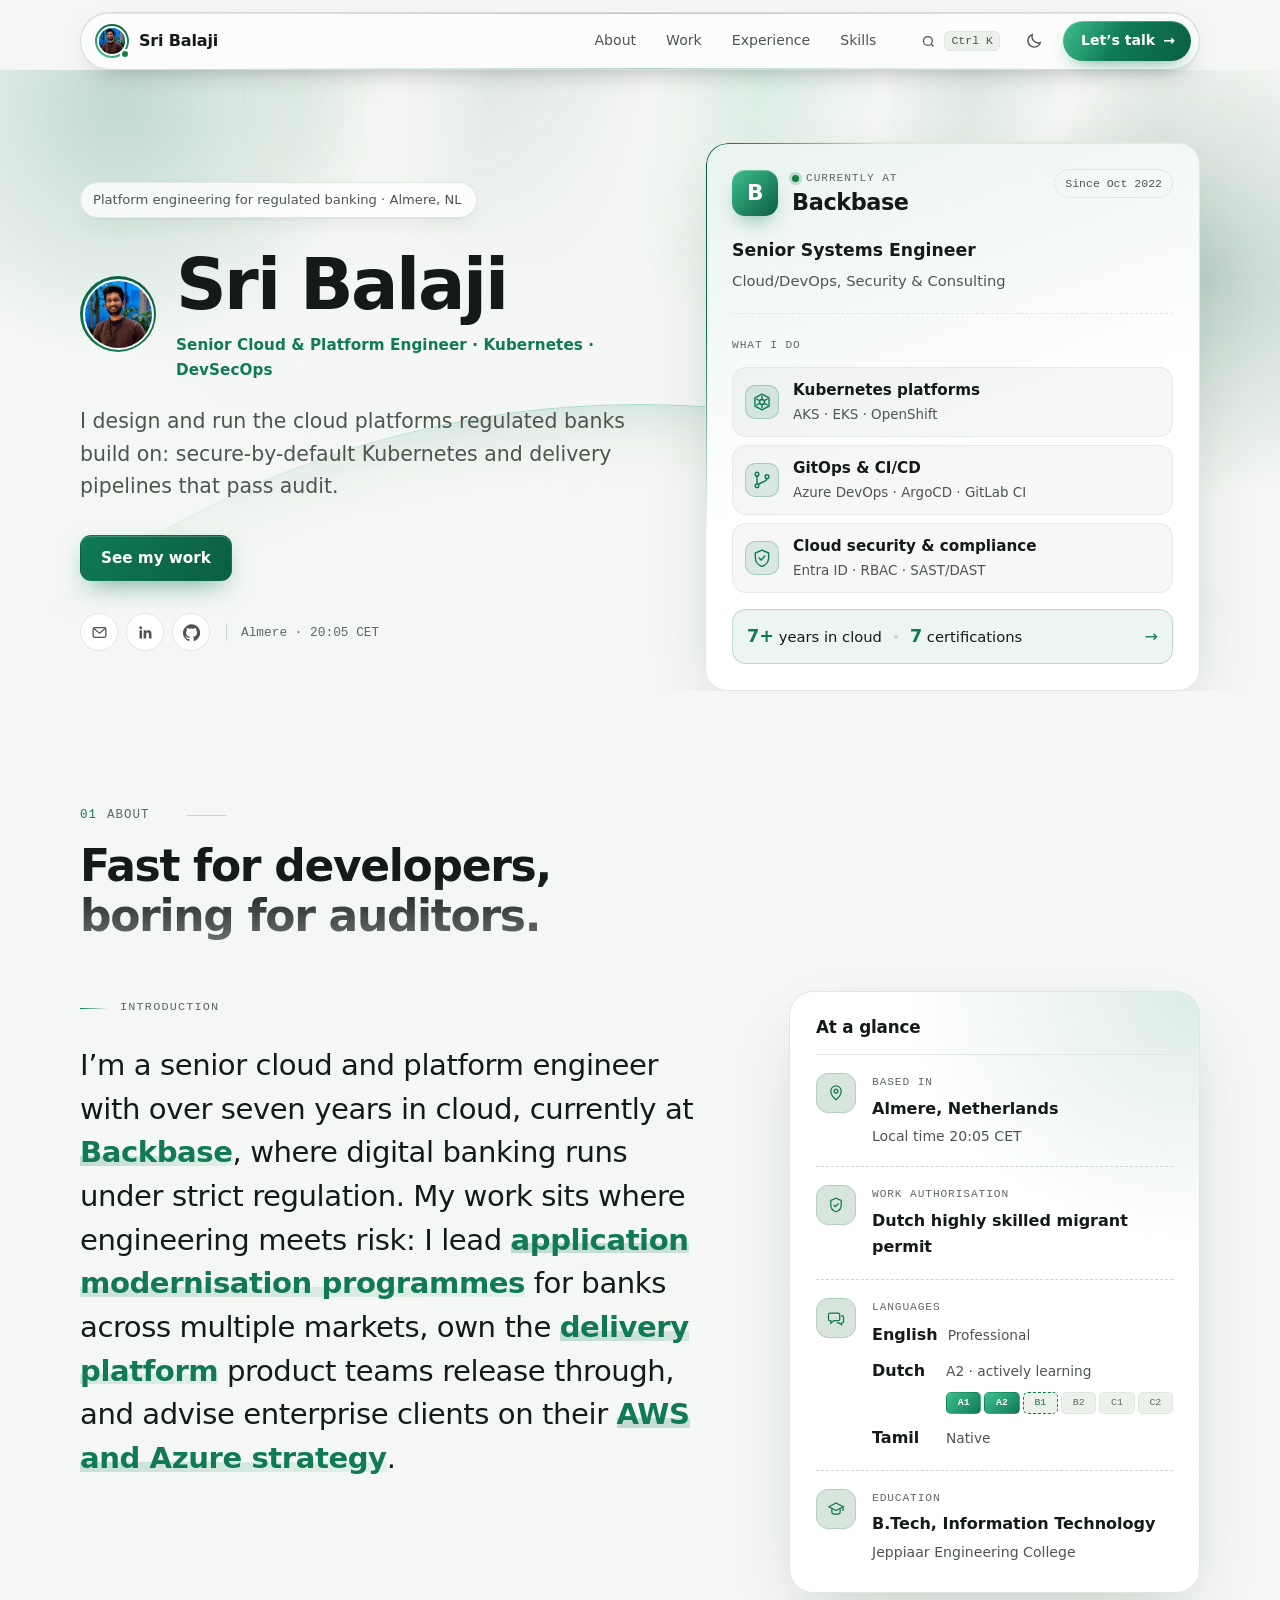
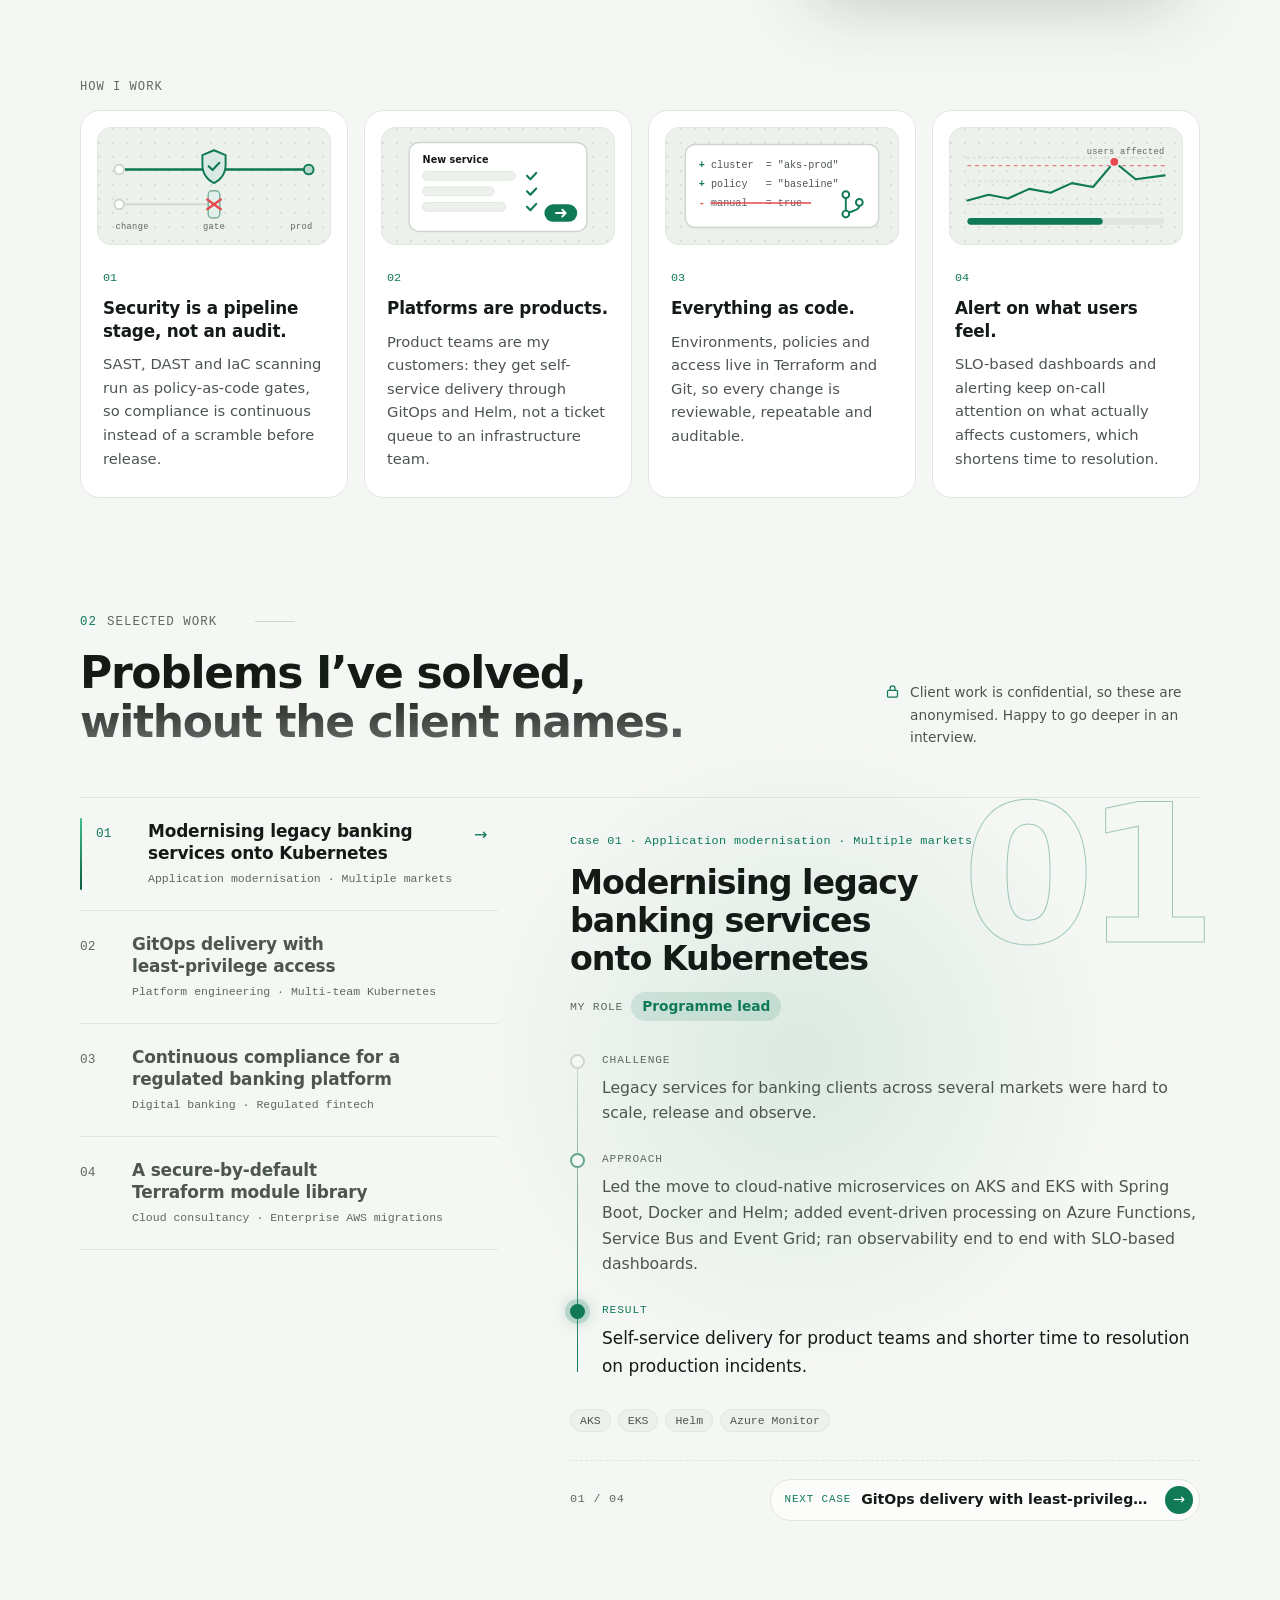
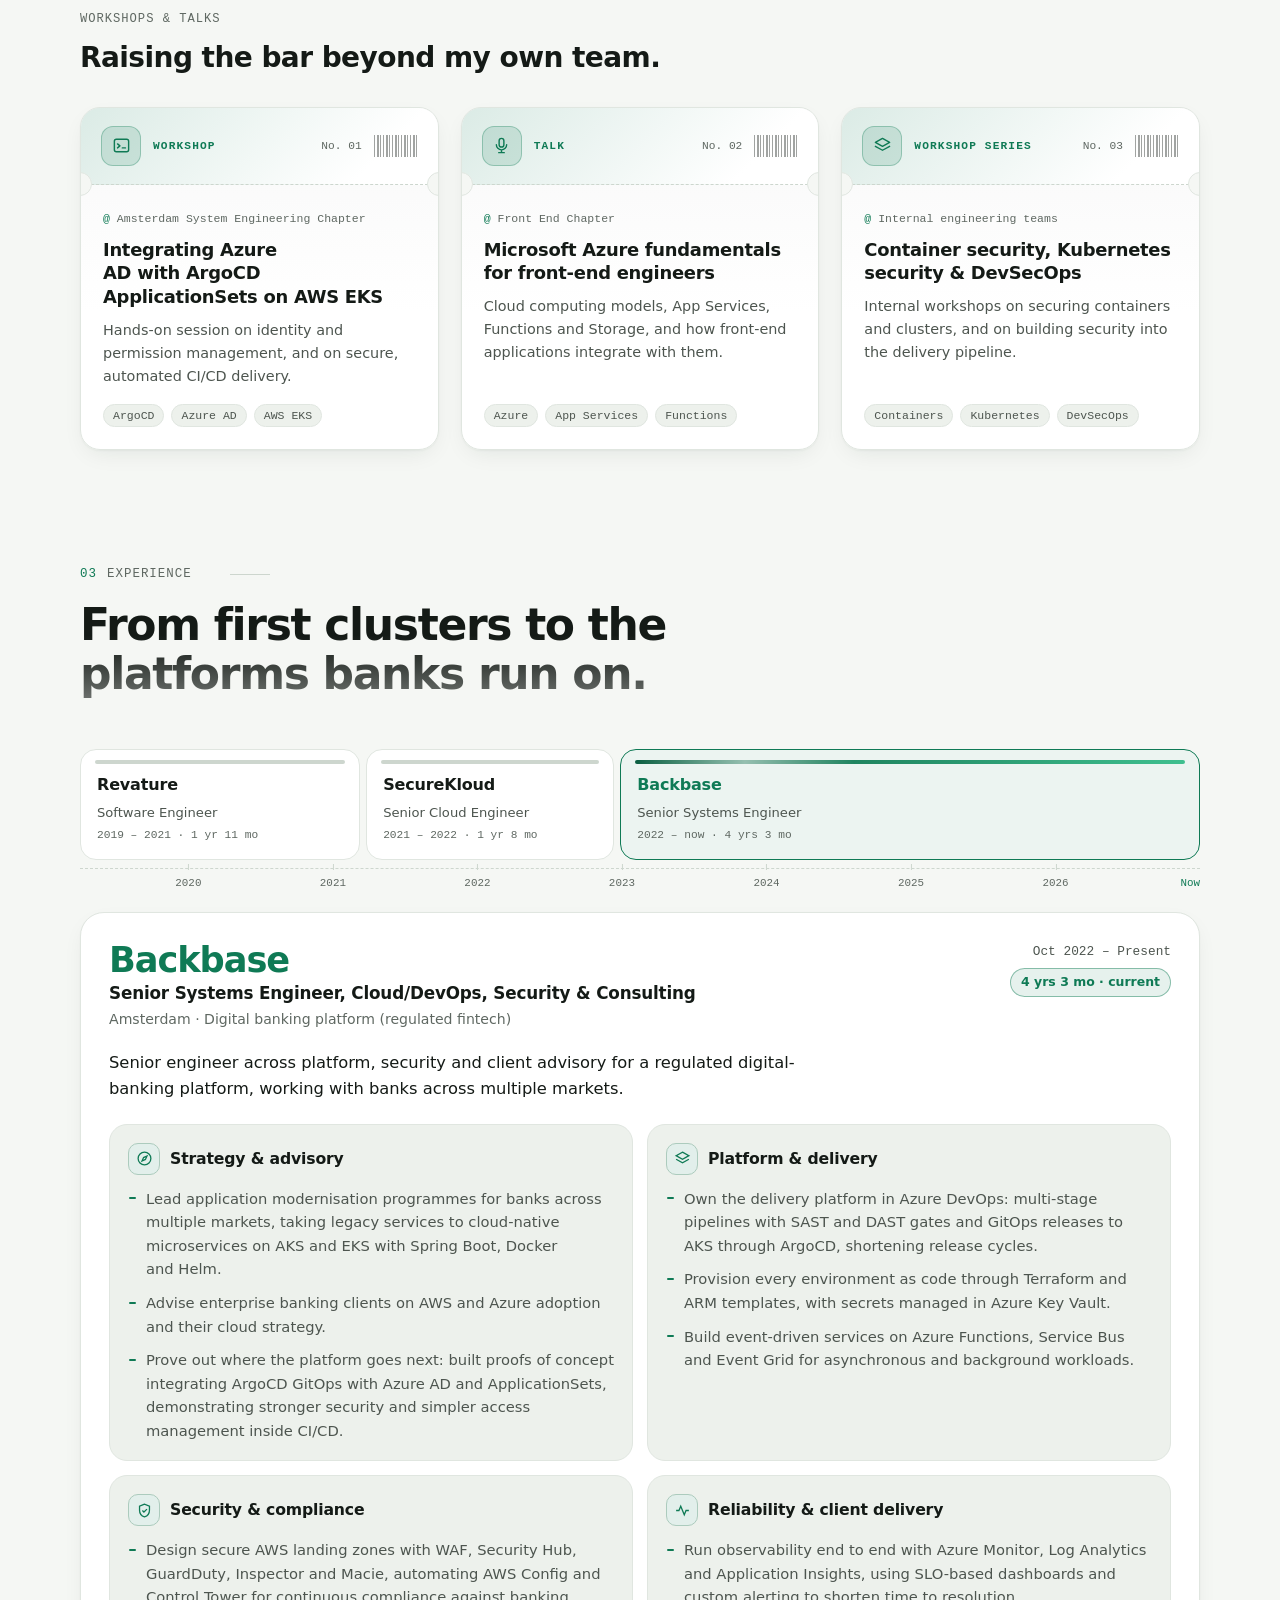
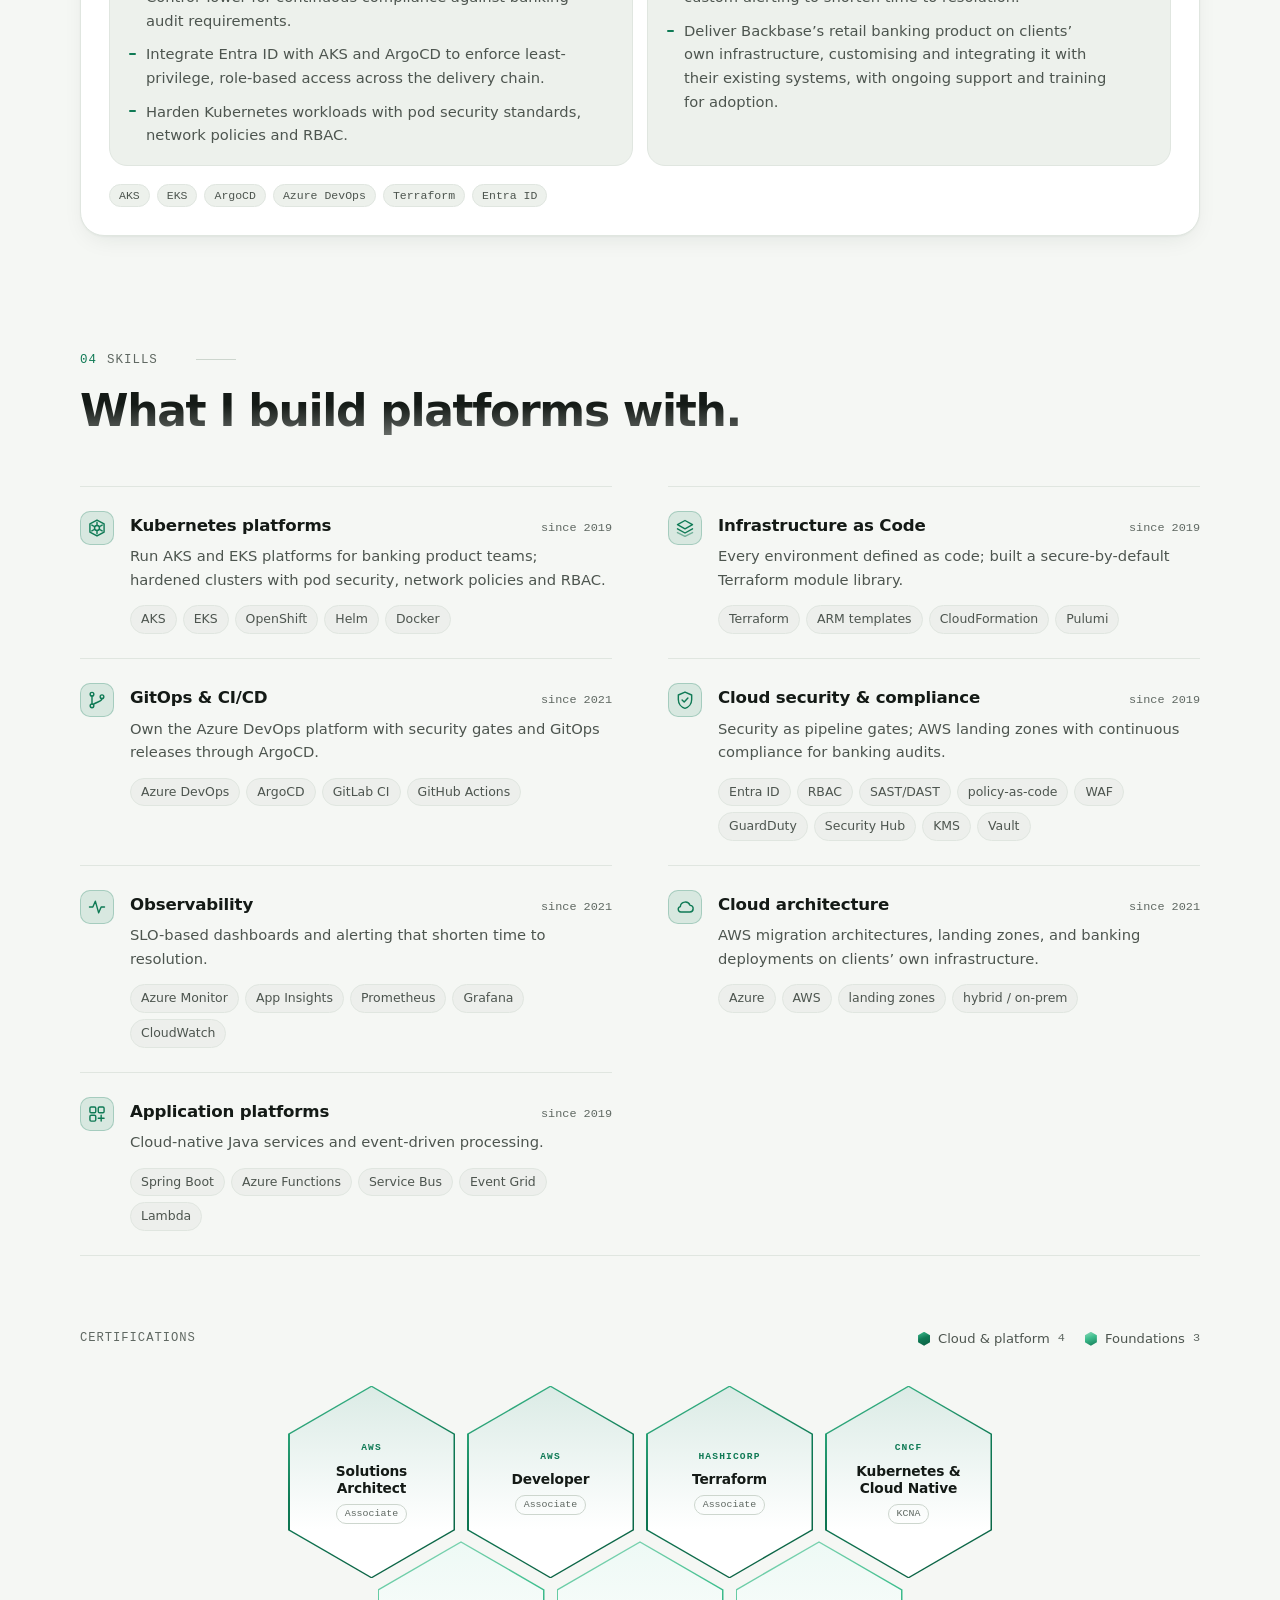
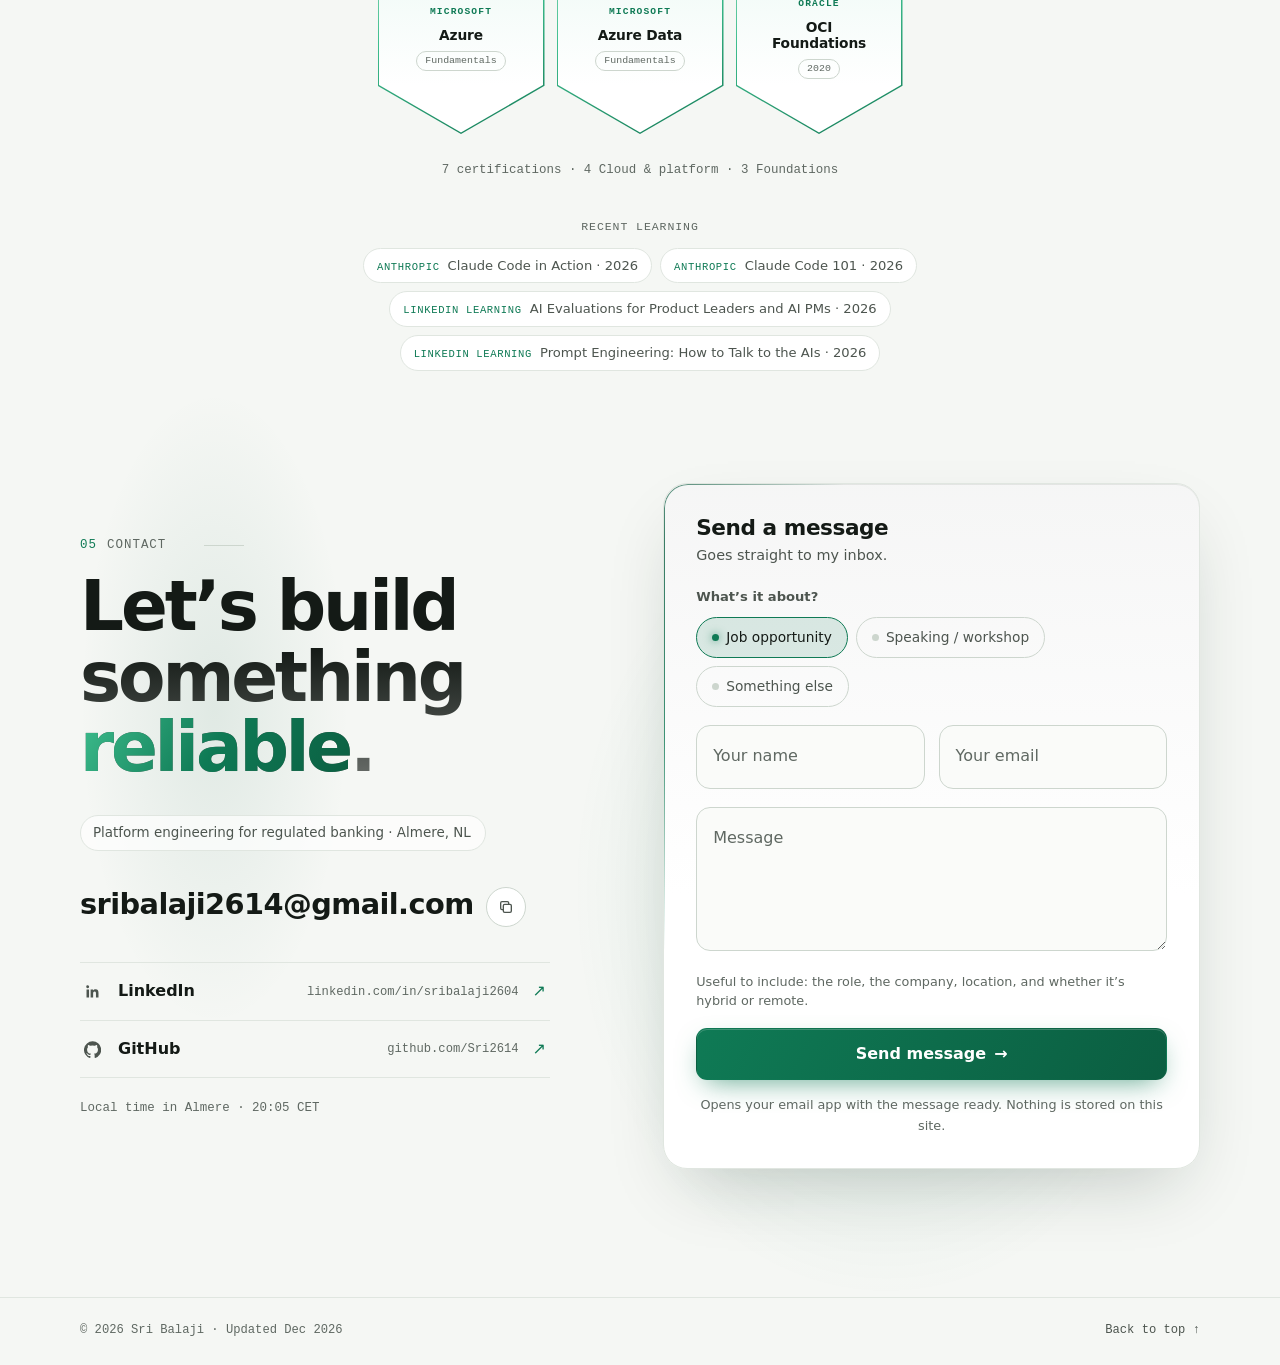
<file: index.html>
<!doctype html>
<html lang="en">
<head>
  <meta charset="utf-8">
  <meta name="viewport" content="width=device-width, initial-scale=1, viewport-fit=cover">
  <title>Sri Balaji · Senior Cloud & Platform Engineer</title>
  <meta name="description" content="Sri Balaji is a senior cloud and platform engineer in Almere, Netherlands: Kubernetes on AKS and EKS, Terraform, GitOps and DevSecOps for regulated digital banking.">
  <meta name="author" content="Sri Balaji">
  <meta name="theme-color" content="#f5f7f4" media="(prefers-color-scheme: light)">
  <meta name="theme-color" content="#0b0c0e" media="(prefers-color-scheme: dark)">
  <meta name="color-scheme" content="light dark">

  <meta property="og:type" content="profile">
  <meta property="og:title" content="Sri Balaji · Senior Cloud & Platform Engineer">
  <meta property="og:description" content="Kubernetes platforms, GitOps and DevSecOps for regulated digital banking. Based in Almere, NL.">
  <link rel="canonical" href="https://sri2614.github.io/sribalaji-portfolio/">
  <meta property="og:url" content="https://sri2614.github.io/sribalaji-portfolio/">
  <meta property="og:image" content="https://sri2614.github.io/sribalaji-portfolio/og-image.png">
  <meta property="og:image:width" content="1200">
  <meta property="og:image:height" content="630">
  <meta property="og:image:alt" content="Sri Balaji, Senior Cloud and Platform Engineer, Almere NL">
  <meta name="twitter:card" content="summary_large_image">

  <link rel="icon" href="data:image/svg+xml,%3Csvg xmlns='http://www.w3.org/2000/svg' viewBox='0 0 64 64'%3E%3Cdefs%3E%3ClinearGradient id='g' x1='0' y1='0' x2='1' y2='1'%3E%3Cstop offset='0' stop-color='%2393e2c3'/%3E%3Cstop offset='1' stop-color='%230f7a55'/%3E%3C/linearGradient%3E%3C/defs%3E%3Crect width='64' height='64' rx='16' fill='url(%23g)'/%3E%3Ctext x='32' y='42' font-family='system-ui,sans-serif' font-size='28' font-weight='700' fill='%2304130d' text-anchor='middle'%3ESB%3C/text%3E%3C/svg%3E">

  <script type="application/ld+json">
  {
    "@context": "https://schema.org",
    "@type": "Person",
    "name": "Sri Balaji",
    "jobTitle": "Senior Cloud & Platform Engineer",
    "worksFor": { "@type": "Organization", "name": "Backbase" },
    "address": { "@type": "PostalAddress", "addressLocality": "Almere", "addressCountry": "NL" },
    "email": "mailto:sribalaji2614@gmail.com",
    "url": "https://sri2614.github.io/sribalaji-portfolio/",
    "sameAs": ["https://linkedin.com/in/sribalaji2604", "https://github.com/Sri2614"],
    "knowsAbout": ["Kubernetes", "Platform Engineering", "DevSecOps", "GitOps", "Terraform", "Microsoft Azure", "AWS"]
  }
  </script>

  <link rel="stylesheet" href="styles.css?v=74">
  <script>
    // Set the theme before first paint: saved choice, else follow the OS.
    (function () {
      var t = null;
      try { t = localStorage.getItem("theme"); } catch (e) {}
      var legacy = { "minimal-light": "light", "minimal-dark": "dark", "terminal": "dark", "bold": "light" };
      t = legacy[t] || t;
      if (t !== "light" && t !== "dark") t = matchMedia("(prefers-color-scheme: dark)").matches ? "dark" : "light";
      document.documentElement.setAttribute("data-theme", t);
    })();
  </script>
</head>
<body>
  <a class="skip" href="#main">Skip to content</a>
  <div class="progress" id="progress" aria-hidden="true"></div>

  <header class="nav" id="nav">
    <div class="wrap nav-inner">
      <a href="#top" class="brand" id="brand-link"><span class="brand-avatar" aria-hidden="true"><img src="photo.jpg" alt="" width="28" height="28" decoding="async"></span><span class="brand-text"><span id="brand"></span><span class="nav-where" id="nav-where" aria-hidden="true"></span></span></a>
      <nav aria-label="Primary" class="nav-links" id="primary-nav">
        <a href="#about" data-nav="about">About</a>
        <a href="#work" data-nav="work">Work</a>
        <a href="#experience" data-nav="experience">Experience</a>
        <a href="#skills" data-nav="skills">Skills</a>
        <span class="nav-indicator" id="nav-indicator" aria-hidden="true"></span>
      </nav>
      <div class="nav-actions">
        <button class="kbd-btn" id="open-palette" type="button" aria-label="Open command menu">
          <svg viewBox="0 0 24 24" width="15" height="15" fill="none" stroke="currentColor" stroke-width="2" aria-hidden="true"><circle cx="11" cy="11" r="7"/><path d="m20 20-3.5-3.5"/></svg>
          <kbd id="kbd-hint">⌘K</kbd>
        </button>
        <button class="icon-btn" id="theme-toggle" type="button" aria-label="Toggle dark mode">
          <svg class="i-sun" viewBox="0 0 24 24" width="18" height="18" fill="none" stroke="currentColor" stroke-width="1.8" aria-hidden="true"><circle cx="12" cy="12" r="4.2"/><path d="M12 2.5v2.2M12 19.3v2.2M4.6 4.6l1.6 1.6M17.8 17.8l1.6 1.6M2.5 12h2.2M19.3 12h2.2M4.6 19.4l1.6-1.6M17.8 6.2l1.6-1.6"/></svg>
          <svg class="i-moon" viewBox="0 0 24 24" width="18" height="18" fill="none" stroke="currentColor" stroke-width="1.8" aria-hidden="true"><path d="M20.5 14.2A8.5 8.5 0 0 1 9.8 3.5a8.5 8.5 0 1 0 10.7 10.7Z"/></svg>
        </button>
        <a class="nav-cta" href="#contact">Let’s talk<span aria-hidden="true">→</span></a>
        <button class="icon-btn menu-btn" id="menu-btn" type="button" aria-label="Open menu" aria-expanded="false" aria-controls="mobile-menu">
          <span class="burger" aria-hidden="true"><span></span><span></span></span>
        </button>
      </div>
    </div>
    <div class="mobile-menu" id="mobile-menu" hidden>
      <nav aria-label="Mobile" class="wrap">
        <a href="#about">About</a>
        <a href="#work">Work</a>
        <a href="#experience">Experience</a>
        <a href="#skills">Skills</a>
        <a href="#contact">Contact</a>
        <a download class="mobile-cv" id="mobile-cv" hidden>Download CV ↓</a>
      </nav>
    </div>
  </header>

  <main id="main">
    <!-- Hero -->
    <section class="hero" id="top">
      <div class="hero-bg" aria-hidden="true">
        <div class="blob blob-a"></div>
        <div class="blob blob-b"></div>
        <div class="aurora"></div>
        <div class="horizon"></div>
        <div class="grain"></div>
      </div>
      <div class="wrap hero-grid">
        <div class="hero-copy">
          <p class="status"><span class="pulse" aria-hidden="true"></span><span id="hero-availability"></span></p>
          <div class="hero-id">
            <div class="avatar-ring"><div class="avatar" id="hero-avatar"></div></div>
            <div>
              <h1 id="hero-name"></h1>
              <p class="eyebrow" id="hero-eyebrow"></p>
            </div>
          </div>
          <p class="hero-tagline" id="hero-tagline"></p>
          <div class="hero-cta">
            <a class="btn primary" href="#work">See my work</a>
            <a class="btn" id="hero-cv" download hidden>
              <svg viewBox="0 0 24 24" width="16" height="16" fill="none" stroke="currentColor" stroke-width="2" aria-hidden="true"><path d="M12 4v11m0 0-4.5-4.5M12 15l4.5-4.5M5 20h14"/></svg>
              Download CV
            </a>
          </div>
          <div class="hero-meta">
            <div class="hero-socials" id="hero-socials"></div>
            <span class="clock" id="clock"></span>
          </div>
        </div>
        <aside class="hero-card spot" id="hero-card" aria-label="Current role"></aside>
      </div>
    </section>

    <!-- About -->
    <section class="wrap section" id="about">
      <header class="section-head">
        <p class="label"><span class="idx">01</span> About</p>
        <h2>Fast for developers, boring for auditors.</h2>
      </header>
      <div class="about-grid">
        <div class="about-main">
          <div class="about-bar">
            <span class="about-kicker">Introduction</span>
          </div>
          <p class="lede" id="about-lede" lang="en"></p>
        </div>
        <aside class="glance spot" aria-labelledby="glance-title">
          <div class="glance-head">
            <h3 class="glance-title" id="glance-title">At a glance</h3>
            <span class="glance-open"><i aria-hidden="true"></i>Open to roles</span>
          </div>
          <dl id="facts" class="glance-list"></dl>
        </aside>
      </div>
      <div class="principles-wrap">
        <h3 class="sub-label">How I work</h3>
        <div id="principles" class="principles"></div>
      </div>
    </section>

    <!-- Selected work -->
    <section class="wrap section" id="work">
      <header class="section-head section-head-split">
        <div>
          <p class="label"><span class="idx">02</span> Selected work</p>
          <h2>Problems I’ve solved, without the client names.</h2>
        </div>
        <p class="nda-note">
          <svg viewBox="0 0 24 24" width="15" height="15" fill="none" stroke="currentColor" stroke-width="2" aria-hidden="true"><rect x="4" y="10" width="16" height="11" rx="2"/><path d="M8 10V7a4 4 0 0 1 8 0v3"/></svg>
          Client work is confidential, so these are anonymised. Happy to go deeper in an interview.
        </p>
      </header>
      <div class="showcase" id="showcase"></div>

      <div class="workshops">
        <div class="workshops-head">
          <h3 class="sub-label">Workshops &amp; talks</h3>
          <p class="workshops-lead">Raising the bar beyond my own team.</p>
        </div>
        <ul id="workshop-list" class="passes"></ul>
      </div>

      <div class="quotes" id="quotes" hidden>
        <h3 class="sub-label">What colleagues say</h3>
        <div class="quote-list" id="quote-list"></div>
      </div>
    </section>

    <!-- Experience -->
    <section class="wrap section" id="experience">
      <header class="section-head">
        <p class="label"><span class="idx">03</span> Experience</p>
        <h2>From first clusters to the platforms banks run on.</h2>
      </header>
      <div class="career" id="career">
        <div class="career-bar" role="tablist" aria-label="Roles, oldest to newest" id="career-bar"></div>
        <div class="career-axis" id="career-axis" aria-hidden="true"></div>
        <div class="career-panels" id="career-panels"></div>
      </div>
    </section>

    <!-- Skills -->
    <section class="wrap section" id="skills">
      <header class="section-head">
        <p class="label"><span class="idx">04</span> Skills</p>
        <h2>What I build platforms with.</h2>
      </header>
      <div class="skills-list" id="skills-list"></div>
      <div class="certs-wall" id="certs">
        <div class="certs-head">
          <h3 class="sub-label">Certifications</h3>
          <ul class="cert-legend" id="cert-legend"></ul>
        </div>
        <ul class="hive" id="hive" aria-label="Certifications"></ul>
        <p class="hive-caption" id="hive-caption" aria-hidden="true"></p>
        <div class="learning" id="learning" hidden>
          <h4 class="learning-title">Recent learning</h4>
          <ul class="learning-list" id="learning-list"></ul>
        </div>
      </div>
    </section>

    <!-- Contact -->
    <!-- First 90 days -->
    <section class="wrap section" id="plan">
      <header class="section-head">
        <p class="label"><span class="idx">05</span> First 90 days</p>
        <h2 id="plan-title"></h2>
        <p class="section-intro" id="plan-intro"></p>
      </header>
      <ol class="plan" id="plan-phases"></ol>
    </section>

    <section class="wrap section contact" id="contact">
      <div class="contact-bg" aria-hidden="true"></div>
      <div class="contact-grid">
        <div class="contact-copy">
          <p class="label"><span class="idx">06</span> Contact</p>
          <h2 class="contact-title">Let’s build something <em>reliable</em>.</h2>
          <p class="contact-status"><span class="pulse" aria-hidden="true"></span><span id="contact-availability"></span></p>
          <div class="contact-email-row">
            <a class="contact-email" id="contact-email"></a>
            <button class="copy-btn" id="copy-email" type="button" aria-label="Copy email address">
              <svg viewBox="0 0 24 24" width="16" height="16" fill="none" stroke="currentColor" stroke-width="2" aria-hidden="true"><rect x="8" y="8" width="12" height="12" rx="2"/><path d="M16 8V6a2 2 0 0 0-2-2H6a2 2 0 0 0-2 2v8a2 2 0 0 0 2 2h2"/></svg>
            </button>
          </div>
          <ul class="channels" id="contact-channels"></ul>
          <p class="contact-local" id="contact-local"></p>
        </div>

        <form id="contact-form" class="contact-form" novalidate>
          <div class="cf-head">
            <h3>Send a message</h3>
            <p>Goes straight to my inbox.</p>
          </div>
          <fieldset class="cf-topics">
            <legend>What’s it about?</legend>
            <label><input type="radio" name="topic" value="Job opportunity" checked><span>Job opportunity</span></label>
            <label><input type="radio" name="topic" value="Speaking / workshop"><span>Speaking / workshop</span></label>
            <label><input type="radio" name="topic" value="Something else"><span>Something else</span></label>
          </fieldset>
          <div class="cf-row">
            <div class="cf-field">
              <input id="f-name" name="name" required autocomplete="name" placeholder=" ">
              <label for="f-name">Your name</label>
            </div>
            <div class="cf-field">
              <input id="f-email" name="email" type="email" required autocomplete="email" placeholder=" ">
              <label for="f-email">Your email</label>
            </div>
          </div>
          <div class="cf-field">
            <textarea id="f-msg" name="message" rows="4" required placeholder=" " aria-describedby="cf-hint"></textarea>
            <label for="f-msg">Message</label>
          </div>
          <p class="cf-hint" id="cf-hint" aria-live="polite"></p>
          <p class="form-error" id="form-error" role="alert" hidden></p>
          <button class="btn primary cf-send" type="submit">Send message <span aria-hidden="true">→</span></button>
          <p class="cf-note" id="compose-out" role="status" aria-live="polite">Opens your email app with the message ready. Nothing is stored on this site.</p>
        </form>
      </div>
    </section>
  </main>

  <footer class="footer">
    <div class="wrap footer-bottom">
      <span><span id="footer-text"></span><span class="footer-sep" aria-hidden="true"> · </span><time id="footer-updated"></time></span>
      <a href="#top" class="to-top">Back to top ↑</a>
    </div>
  </footer>

  <!-- Command palette -->
  <dialog class="palette" id="palette" aria-label="Command menu">
    <div class="palette-inner">
      <div class="palette-search">
        <svg viewBox="0 0 24 24" width="18" height="18" fill="none" stroke="currentColor" stroke-width="2" aria-hidden="true"><circle cx="11" cy="11" r="7"/><path d="m20 20-3.5-3.5"/></svg>
        <input id="palette-input" type="text" placeholder="Type a command or search…" autocomplete="off" spellcheck="false"
               role="combobox" aria-expanded="true" aria-controls="palette-list" aria-autocomplete="list">
        <kbd>esc</kbd>
      </div>
      <ul id="palette-list" class="palette-list" role="listbox"></ul>
      <div class="palette-foot"><span><kbd>↑</kbd><kbd>↓</kbd> navigate</span><span><kbd>↵</kbd> select</span></div>
    </div>
  </dialog>

  <div class="toast" id="toast" role="status" aria-live="polite"></div>

  <a class="top-fab" id="top-fab" href="#top" aria-label="Back to top" tabindex="-1">
    <svg viewBox="0 0 44 44" aria-hidden="true"><circle class="fab-track" cx="22" cy="22" r="20"/><circle class="fab-ring" id="top-ring" cx="22" cy="22" r="20" pathLength="1"/></svg>
    <svg class="fab-arrow" viewBox="0 0 24 24" width="16" height="16" fill="none" stroke="currentColor" stroke-width="2.2" stroke-linecap="round" stroke-linejoin="round" aria-hidden="true"><path d="M12 19V5m0 0-6 6m6-6 6 6"/></svg>
  </a>

  <noscript>
    <div class="wrap noscript">
      <h1>Sri Balaji</h1>
      <p>Senior Cloud &amp; Platform Engineer · Kubernetes · DevSecOps · Almere, Netherlands</p>
      <p><a href="mailto:sribalaji2614@gmail.com">sribalaji2614@gmail.com</a> · <a href="https://linkedin.com/in/sribalaji2604">LinkedIn</a></p>
    </div>
  </noscript>

  <script src="content.js?v=74"></script>
  <script src="app.js?v=74"></script>
</body>
</html>
</file>
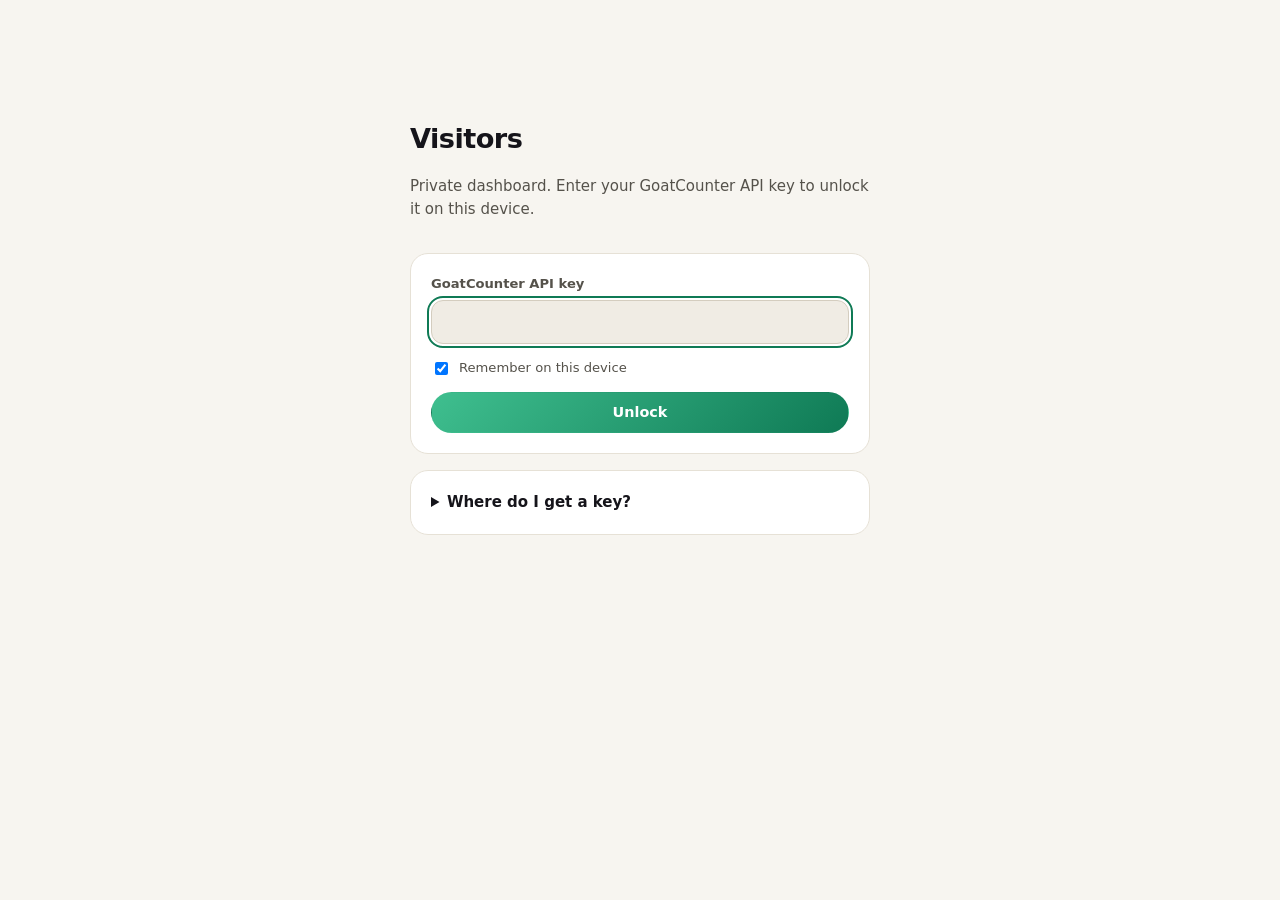
<file: visitors/index.html>
<!doctype html>
<html lang="en">
<head>
  <meta charset="utf-8">
  <meta name="viewport" content="width=device-width, initial-scale=1, viewport-fit=cover">
  <title>Visitors</title>
  <!-- Private dashboard. Holds no data: it unlocks only with a GoatCounter API key kept in this browser. -->
  <meta name="robots" content="noindex, nofollow, noarchive">
  <meta name="referrer" content="no-referrer">
  <meta name="color-scheme" content="light dark">
  <link rel="icon" href="data:image/svg+xml,%3Csvg xmlns='http://www.w3.org/2000/svg' viewBox='0 0 64 64'%3E%3Crect width='64' height='64' rx='16' fill='%230f7a55'/%3E%3Ccircle cx='32' cy='32' r='10' fill='%2393e2c3'/%3E%3C/svg%3E">
  <style>
    :root {
      --bg: #f7f5f0; --surface: #ffffff; --surface-2: #f0ece4; --text: #15141a; --muted: #55524b; --faint: #6b675f;
      --border: #e6e1d6; --border-strong: #d4cdbf; --accent: #0f7a55; --accent-glow: #3fbf8f; --accent-ink: #ffffff;
      --hot: #a34e25; --danger: #b42318;
      --font: "Inter", ui-sans-serif, system-ui, -apple-system, "Segoe UI", Roboto, Arial, sans-serif;
      --mono: ui-monospace, "SF Mono", Menlo, Consolas, monospace;
    }
    @media (prefers-color-scheme: dark) {
      :root {
        --bg: #0b0c0e; --surface: #131418; --surface-2: #181a1f; --text: #eeeae2; --muted: #aba69c; --faint: #918c82;
        --border: #25262b; --border-strong: #33343b; --accent: #5cc9a0; --accent-glow: #93e2c3; --accent-ink: #04130d;
        --hot: #e8956a; --danger: #f97066;
      }
    }
    * { box-sizing: border-box; }
    [hidden] { display: none !important; }
    body { margin: 0; background: var(--bg); color: var(--text); font: 15px/1.55 var(--font); -webkit-font-smoothing: antialiased; }
    main { max-width: 920px; margin: 0 auto; padding: 28px 16px 80px; }
    h1 { font-size: 1.7rem; letter-spacing: -0.02em; margin: 0; }
    h2 { font-size: 1.05rem; margin: 0 0 12px; }
    .muted { color: var(--muted); } .faint { color: var(--faint); }
    .mono { font-family: var(--mono); }
    button, input, select { font: inherit; color: inherit; }
    .btn {
      display: inline-flex; align-items: center; justify-content: center; gap: 8px; min-height: 40px; padding: 8px 16px;
      border-radius: 999px; border: 1px solid var(--border-strong); background: var(--surface); cursor: pointer; font-weight: 600; font-size: 0.9rem;
    }
    .btn:hover { border-color: var(--accent); }
    .btn.primary { background: linear-gradient(135deg, var(--accent-glow), var(--accent)); color: var(--accent-ink); border-color: transparent; }
    .btn.ghost { background: none; }
    .btn.small { min-height: 32px; padding: 4px 12px; font-size: 0.82rem; }
    .btn:disabled { opacity: 0.6; cursor: progress; }
    input[type=text], input[type=password], select {
      width: 100%; min-height: 44px; padding: 10px 14px; border-radius: 12px; border: 1px solid var(--border-strong); background: var(--surface-2);
    }
    input:focus-visible, select:focus-visible, .btn:focus-visible { outline: 2px solid var(--accent); outline-offset: 2px; }
    label { display: grid; gap: 6px; font-size: 0.82rem; font-weight: 600; color: var(--muted); }
    .card { background: var(--surface); border: 1px solid var(--border); border-radius: 18px; padding: 20px; }

    /* Lock screen */
    .lock { max-width: 460px; margin: 10vh auto 0; display: grid; gap: 16px; }
    .lock .card { display: grid; gap: 14px; }
    .check { display: flex; align-items: center; gap: 8px; font-weight: 500; color: var(--muted); }
    .error { color: var(--danger); font-size: 0.9rem; margin: 0; }
    .steps { margin: 0; padding-left: 18px; color: var(--muted); font-size: 0.9rem; }

    /* App */
    .top { display: flex; flex-wrap: wrap; align-items: center; gap: 12px; margin-bottom: 20px; }
    .top .actions { margin-left: auto; display: flex; gap: 8px; flex-wrap: wrap; }
    .status-line { font-size: 0.85rem; color: var(--faint); }
    .demo-banner { padding: 10px 14px; border-radius: 12px; margin-bottom: 16px; font-size: 0.9rem; border: 1px dashed var(--hot); color: var(--hot); }
    .tabs { display: inline-flex; padding: 4px; gap: 4px; border-radius: 999px; background: var(--surface-2); border: 1px solid var(--border); margin-bottom: 18px; }
    .tabs button { border: 0; background: none; padding: 7px 16px; border-radius: 999px; cursor: pointer; font-weight: 600; color: var(--muted); min-height: 36px; }
    .tabs button[aria-selected="true"] { background: var(--surface); color: var(--text); box-shadow: 0 1px 3px rgb(0 0 0 / 0.15); }
    .stats { display: grid; grid-template-columns: repeat(auto-fit, minmax(150px, 1fr)); gap: 12px; margin-bottom: 18px; }
    .stat { background: var(--surface); border: 1px solid var(--border); border-radius: 14px; padding: 14px 16px; font-size: 0.85rem; color: var(--muted); }
    .stat b { display: block; font-size: 1.6rem; color: var(--text); letter-spacing: -0.02em; }
    .filters { display: flex; flex-wrap: wrap; gap: 8px; align-items: center; margin-bottom: 14px; }
    .chip { border: 1px solid var(--border-strong); background: none; border-radius: 999px; padding: 6px 14px; cursor: pointer; font-size: 0.85rem; font-weight: 600; color: var(--muted); min-height: 36px; }
    .chip[aria-pressed="true"] { border-color: var(--accent); color: var(--accent); background: color-mix(in srgb, var(--accent) 10%, transparent); }
    .filters select { width: auto; min-height: 36px; padding: 4px 10px; border-radius: 999px; margin-left: auto; }

    .visit { background: var(--surface); border: 1px solid var(--border); border-radius: 16px; padding: 16px 18px; margin: 10px 0; }
    .visit.known { border-color: color-mix(in srgb, var(--accent) 60%, var(--border)); box-shadow: inset 3px 0 0 var(--accent); }
    .visit-head { display: flex; flex-wrap: wrap; align-items: baseline; gap: 2px 12px; margin-bottom: 10px; }
    .who { font-weight: 700; font-size: 1.05rem; }
    .who.anon { color: var(--muted); font-weight: 600; }
    .co { color: var(--accent); font-weight: 600; }
    .when { margin-left: auto; color: var(--faint); font-size: 0.85rem; }
    .facts { display: grid; grid-template-columns: repeat(auto-fit, minmax(130px, 1fr)); gap: 6px 16px; margin: 0 0 10px; }
    .facts dt { font-size: 0.68rem; text-transform: uppercase; letter-spacing: 0.08em; color: var(--faint); }
    .facts dd { margin: 0; font-size: 0.92rem; overflow-wrap: anywhere; }
    .tags { display: flex; flex-wrap: wrap; gap: 6px; margin: 0 0 10px; }
    .tag { font-size: 0.78rem; font-weight: 600; padding: 3px 10px; border-radius: 999px; border: 1px solid var(--hot); color: var(--hot); }
    .timeline { list-style: none; margin: 0; padding: 0; border-left: 2px solid var(--border); }
    .timeline li { padding: 2px 0 2px 12px; font-size: 0.9rem; }
    .timeline time { color: var(--faint); font-variant-numeric: tabular-nums; margin-right: 10px; font-family: var(--mono); font-size: 0.82rem; }
    .empty { text-align: center; padding: 40px 16px; color: var(--muted); }

    .add { display: grid; grid-template-columns: repeat(3, minmax(0, 1fr)) auto; gap: 10px; align-items: end; }
    .newlink { margin-top: 14px; padding: 12px 14px; border-radius: 12px; background: color-mix(in srgb, var(--accent) 10%, var(--surface-2)); display: flex; flex-wrap: wrap; align-items: center; gap: 10px; }
    .newlink code { font-family: var(--mono); font-size: 0.85rem; overflow-wrap: anywhere; flex: 1; min-width: 0; }
    .people { width: 100%; border-collapse: collapse; margin-top: 8px; }
    .people th { text-align: left; font-size: 0.7rem; text-transform: uppercase; letter-spacing: 0.08em; color: var(--faint); padding: 8px; border-bottom: 1px solid var(--border); }
    .people td { padding: 10px 8px; border-bottom: 1px solid var(--border); vertical-align: top; font-size: 0.92rem; }
    .people td.actions { white-space: nowrap; text-align: right; }
    .opened { color: var(--accent); font-weight: 600; }
    .backup { display: flex; flex-wrap: wrap; gap: 8px; margin-top: 18px; align-items: center; }
    .toast { position: fixed; left: 50%; bottom: 24px; transform: translateX(-50%); background: var(--text); color: var(--bg); padding: 10px 18px; border-radius: 999px; font-size: 0.9rem; opacity: 0; transition: opacity 0.2s; pointer-events: none; }
    .toast.show { opacity: 1; }

    @media (max-width: 640px) {
      .add { grid-template-columns: 1fr; }
      .people thead { display: none; }
      .people tr { display: grid; grid-template-columns: 1fr auto; padding: 10px 0; border-bottom: 1px solid var(--border); }
      .people td { border: 0; padding: 2px 0; }
      .people td.actions { grid-column: 2; grid-row: 1 / span 3; align-self: center; }
      .when { margin-left: 0; width: 100%; }
    }
  </style>
</head>
<body>
<main>
  <!-- Locked -->
  <section class="lock" id="lock" hidden>
    <div>
      <h1>Visitors</h1>
      <p class="muted">Private dashboard. Enter your GoatCounter API key to unlock it on this device.</p>
    </div>
    <form class="card" id="unlock-form" autocomplete="off">
      <label>GoatCounter API key
        <input type="password" id="key-input" required spellcheck="false" autocomplete="off">
      </label>
      <label class="check"><input type="checkbox" id="remember" checked> Remember on this device</label>
      <p class="error" id="unlock-error" role="alert" hidden></p>
      <button class="btn primary" type="submit" id="unlock-btn">Unlock</button>
    </form>
    <details class="card">
      <summary><b>Where do I get a key?</b></summary>
      <ol class="steps">
        <li>In GoatCounter: <b>Settings → Site settings</b>, turn on <b>Individual pageviews</b> (only visits after that are shown).</li>
        <li>Click your name (top right) → <b>API</b> → create a key with the <b>Export</b> permission.</li>
        <li>Paste it above. It stays in this browser only.</li>
      </ol>
    </details>
  </section>

  <!-- Unlocked -->
  <section id="app" hidden>
    <div class="top">
      <div>
        <h1>Visitors</h1>
        <div class="status-line" id="status-line" aria-live="polite"></div>
      </div>
      <div class="actions">
        <button class="btn" id="refresh-btn" type="button">Refresh</button>
        <button class="btn ghost" id="lock-btn" type="button">Lock</button>
      </div>
    </div>
    <div class="demo-banner" id="demo-banner" hidden>Demo mode: made-up sample data, nothing is saved.</div>

    <div class="tabs" role="tablist">
      <button role="tab" id="tab-visits" aria-selected="true" aria-controls="panel-visits">Visits</button>
      <button role="tab" id="tab-people" aria-selected="false" aria-controls="panel-people">People</button>
    </div>

    <div id="panel-visits" role="tabpanel" aria-labelledby="tab-visits">
      <div class="stats" id="stats"></div>
      <div class="filters">
        <button class="chip" data-filter="all" aria-pressed="true">All visits</button>
        <button class="chip" data-filter="known" aria-pressed="false">People I sent a link to</button>
        <button class="chip" data-filter="intent" aria-pressed="false">Showed contact intent</button>
        <select id="range" aria-label="Period">
          <option value="7">Last 7 days</option>
          <option value="30" selected>Last 30 days</option>
          <option value="90">Last 90 days</option>
          <option value="365">Last year</option>
        </select>
      </div>
      <div id="visits"></div>
    </div>

    <div id="panel-people" role="tabpanel" aria-labelledby="tab-people" hidden>
      <form class="card" id="add-form" autocomplete="off">
        <h2>Send your portfolio to someone</h2>
        <div class="add">
          <label>Name <input type="text" id="p-name" required placeholder="Jan de Vries"></label>
          <label>Company <input type="text" id="p-company" required placeholder="Adyen"></label>
          <label>Role <input type="text" id="p-role" placeholder="Tech recruiter"></label>
          <button class="btn primary" type="submit">Create link</button>
        </div>
        <div class="newlink" id="newlink" hidden>
          <code id="newlink-url"></code>
          <button class="btn small" type="button" id="newlink-copy">Copy</button>
        </div>
      </form>
      <div class="card" style="margin-top:14px">
        <h2>Everyone you've sent a link to</h2>
        <p class="faint" style="margin:0 0 6px;font-size:.85rem">Names stay in this browser only. GoatCounter only ever sees the random code.</p>
        <table class="people">
          <thead><tr><th>Person</th><th>Sent</th><th>Status</th><th></th></tr></thead>
          <tbody id="people-rows"></tbody>
        </table>
        <p class="empty" id="people-empty" hidden>No links yet. Create one above.</p>
        <div class="backup">
          <span class="faint" style="font-size:.85rem">Move the list to another device:</span>
          <button class="btn small" type="button" id="export-btn">Download backup</button>
          <label class="btn small" style="display:inline-flex;color:inherit">Restore backup<input type="file" id="import-input" accept="application/json" hidden></label>
        </div>
      </div>
    </div>
  </section>
</main>
<div class="toast" id="toast" role="status" aria-live="polite"></div>

<script>
(function () {
  "use strict";
  var SITE = "sribalaji";
  var API = "https://" + SITE + ".goatcounter.com/api/v0";
  var PORTFOLIO = "https://sri2614.github.io/sribalaji-portfolio/";
  var SESSION_GAP = 45 * 60 * 1000;
  var KEEP_DAYS = 400;
  var DEMO = new URLSearchParams(location.search).has("demo");

  var LABELS = {
    "read-about": "Read About", "read-work": "Read Selected work", "read-experience": "Read Experience",
    "read-skills": "Read Skills & certifications",
    "read-plan": "Read First 90 days", "read-contact": "Reached Contact",
    "stayed-1-min": "Stayed 1+ min", "stayed-3-min": "Stayed 3+ min",
    "click-email": "Clicked email", "click-linkedin": "Clicked LinkedIn", "click-github": "Clicked GitHub",
    "copy-email": "Copied email address", "contact-form-sent": "Sent the contact form",
  };
  var INTENT = ["click-email", "click-linkedin", "copy-email", "contact-form-sent"];
  var regionNames = typeof Intl.DisplayNames === "function" ? new Intl.DisplayNames(["en"], { type: "region" }) : null;
  var fmtWhen = new Intl.DateTimeFormat("en-GB", { weekday: "short", day: "2-digit", month: "short", year: "numeric", hour: "2-digit", minute: "2-digit" });
  var fmtTime = new Intl.DateTimeFormat("en-GB", { hour: "2-digit", minute: "2-digit" });
  var fmtDate = new Intl.DateTimeFormat("en-GB", { day: "2-digit", month: "short" });

  function $(id) { return document.getElementById(id); }
  function el(tag, cls, text) { var n = document.createElement(tag); if (cls) n.className = cls; if (text != null) n.textContent = text; return n; }
  function toast(msg) { var t = $("toast"); t.textContent = msg; t.classList.add("show"); clearTimeout(toast.t); toast.t = setTimeout(function () { t.classList.remove("show"); }, 2200); }
  function store(k, v) { try { if (v === undefined) return localStorage.getItem(k); if (v === null) localStorage.removeItem(k); else localStorage.setItem(k, v); } catch (e) { return null; } }
  function sstore(k, v) { try { if (v === undefined) return sessionStorage.getItem(k); if (v === null) sessionStorage.removeItem(k); else sessionStorage.setItem(k, v); } catch (e) { return null; } }

  // Opening this dashboard means this device is yours: stop counting its visits to the portfolio.
  store("no-analytics", "1");

  // ---------- state ----------
  var people = DEMO ? demoPeople() : JSON.parse(store("gc-people") || "[]");
  var cache = DEMO ? { rows: demoRows(), lastHitId: 0, updated: Date.now() } : JSON.parse(store("gc-cache") || '{"rows":[],"lastHitId":0,"updated":0}');
  // GoatCounter allows one export per hour per site; remember when the next one is allowed.
  var EXPORT_EVERY = 60 * 60 * 1000;
  function nextAt() { return +(store("gc-next-export") || 0); }
  function setNextAt(t) { store("gc-next-export", String(t)); }
  var filter = "all";
  function savePeople() { if (!DEMO) store("gc-people", JSON.stringify(people)); }
  function saveCache() {
    if (DEMO) return;
    var cutoff = Date.now() - KEEP_DAYS * 864e5;
    cache.rows = cache.rows.filter(function (r) { return Date.parse(r.Date) >= cutoff; });
    try { store("gc-cache", JSON.stringify(cache)); } catch (e) {}
  }
  function key() { return sstore("gc-key") || store("gc-key"); }

  // ---------- GoatCounter API ----------
  function api(method, path, body) {
    return fetch(API + path, {
      method: method, cache: "no-store",
      headers: { "Authorization": "Bearer " + key(), "Content-Type": "application/json" },
      body: body ? JSON.stringify(body) : undefined,
    }).then(function (r) {
      if (r.status === 401) throw new Error("That API key isn't valid (or was deleted).");
      if (r.status === 403) throw new Error("This key needs the Export permission in GoatCounter.");
      if (r.status === 429) {
        var wait = +(r.headers.get("Retry-After") || 3600);
        setNextAt(Date.now() + wait * 1000);
        var e429 = new Error("GoatCounter allows one data export per hour. Next update at " + fmtTime.format(nextAt()) + ".");
        e429.rateLimited = true;
        throw e429;
      }
      if (!r.ok) return r.text().then(function (t) {
        var m = t; try { m = JSON.parse(t).error || t; } catch (x) {}
        throw new Error("GoatCounter said: " + (m || r.status));
      });
      return r;
    });
  }
  function sleep(ms) { return new Promise(function (r) { setTimeout(r, ms); }); }
  function gunzipIfNeeded(buf) {
    var b = new Uint8Array(buf);
    if (b[0] === 0x1f && b[1] === 0x8b && "DecompressionStream" in window) {
      return new Response(new Blob([buf]).stream().pipeThrough(new DecompressionStream("gzip"))).text();
    }
    return Promise.resolve(new TextDecoder().decode(buf));
  }
  function startExport() {
    var pending = store("gc-pending-export");
    if (pending) return Promise.resolve({ id: pending });
    if (Date.now() < nextAt()) {
      var e = new Error("GoatCounter allows one data export per hour. Next update at " + fmtTime.format(nextAt()) + ".");
      e.rateLimited = true;
      return Promise.reject(e);
    }
    var body = cache.lastHitId ? { start_from_hit_id: cache.lastHitId } : {};
    return api("POST", "/export", body).then(function (r) { return r.json(); }).then(function (exp) {
      setNextAt(Date.now() + EXPORT_EVERY);
      store("gc-pending-export", String(exp.id));
      return exp;
    }, function (err) {
      // When the hourly export is used up, GoatCounter also rejects the browser's CORS check,
      // which surfaces only as "Failed to fetch".
      if (err instanceof TypeError) {
        if (nextAt() < Date.now()) setNextAt(Date.now() + EXPORT_EVERY);
        var e = new Error("GoatCounter allows one data export per hour and it was used recently. Try again after " + fmtTime.format(nextAt()) + ".");
        e.rateLimited = true;
        throw e;
      }
      throw err;
    });
  }
  function fetchNewRows() {
    return startExport().then(function (exp) {
      var tries = 0;
      function poll() {
        return api("GET", "/export/" + exp.id).catch(function (err) {
          if (/404|not found/i.test(err.message)) store("gc-pending-export", null);
          throw err;
        }).then(function (r) { return r.json(); }).then(function (s) {
          if (s.finished_at) return s;
          if (++tries > 40) throw new Error("GoatCounter's export is taking long. Try Refresh in a minute.");
          return sleep(1500).then(poll);
        });
      }
      return poll();
    }).then(function (done) {
      return api("GET", "/export/" + done.id + "/download")
        .then(function (r) { return r.arrayBuffer(); })
        .then(gunzipIfNeeded)
        .then(function (text) {
          store("gc-pending-export", null);
          return { rows: parseCsv(text), lastHitId: done.last_hit_id || cache.lastHitId };
        });
    });
  }

  // ---------- CSV ----------
  function csvRows(text) {
    var rows = [], row = [], f = "", q = false;
    for (var i = 0; i < text.length; i++) {
      var ch = text[i];
      if (q) {
        if (ch === '"') { if (text[i + 1] === '"') { f += '"'; i++; } else q = false; } else f += ch;
      } else if (ch === '"') q = true;
      else if (ch === ",") { row.push(f); f = ""; }
      else if (ch === "\n" || ch === "\r") { if (ch === "\r" && text[i + 1] === "\n") i++; row.push(f); rows.push(row); row = []; f = ""; }
      else f += ch;
    }
    if (f || row.length) { row.push(f); rows.push(row); }
    return rows.filter(function (r) { return r.length > 1 || r[0]; });
  }
  function parseCsv(text) {
    var rows = csvRows(text);
    if (!rows.length) return [];
    var header = rows[0].slice();
    // The header starts with the export format version: "2Path", "2,Path" in one cell, or "2" as its own column.
    var first = header[0].replace(/^[\d,]+/, "");
    if (first) header[0] = first; else header.shift();
    return rows.slice(1).map(function (r) {
      if (r.length === header.length + 1) r = r.slice(1);
      var o = {};
      header.forEach(function (h, i) { o[h] = r[i] || ""; });
      return o;
    });
  }
  function rowKey(r) { return [r.Date, r.Session, r.Path, r.Event].join("|"); }

  // ---------- visits ----------
  function isEvent(r) { return /^(true|1|t|yes)$/i.test(r.Event || ""); }
  function isBot(r) { return (r.Bot || "0") !== "0" && r.Bot !== ""; }
  function eventName(r) { return (r.Path || "").replace(/^\/+|\/+$/g, ""); }
  function buildVisits(days) {
    var since = Date.now() - days * 864e5;
    var byCode = {};
    people.forEach(function (p) { byCode[p.code] = p; });
    var hits = cache.rows.filter(function (r) { return r.Date && !isBot(r); })
      .map(function (r) { return Object.assign({ _t: Date.parse(r.Date) }, r); })
      .filter(function (r) { return r._t >= since; })
      .sort(function (a, b) { return a._t - b._t; });
    var visits = [], open = {};
    hits.forEach(function (h) {
      var sid = h.Session || ("x" + h._t);
      var v = open[sid];
      if (!v || h._t - v.end > SESSION_GAP) { v = { start: h._t, end: h._t, hits: [] }; visits.push(v); open[sid] = v; }
      v.hits.push(h); v.end = h._t;
    });
    visits.forEach(function (v) {
      var refs = v.hits.map(function (h) { return (h.Referrer || "").trim(); }).filter(Boolean);
      v.ref = refs[0] || "";
      v.person = null;
      refs.some(function (r) { var p = byCode[r.toLowerCase()]; if (p) v.person = p; return !!p; });
      v.location = (v.hits.find(function (h) { return h.Location; }) || {}).Location || "";
      var f = v.hits[0];
      v.browser = f.Browser || ""; v.system = f.System || ""; v.screen = f["Screen size"] || "";
      v.firstVisit = v.hits.some(function (h) { return /^(true|1|t)$/i.test(h.FirstVisit || ""); });
      v.events = v.hits.filter(isEvent);
      var names = v.events.map(eventName);
      v.intent = INTENT.filter(function (i) { return names.indexOf(i) > -1; });
      v.minutes = names.indexOf("stayed-3-min") > -1 ? "3+ min" : names.indexOf("stayed-1-min") > -1 ? "1–3 min" : "Under 1 min";
    });
    return visits.reverse();
  }
  function locationLabel(code) {
    if (!code) return "Unknown";
    var parts = code.split("-"), name = parts[0];
    try { if (regionNames) name = regionNames.of(parts[0]) || parts[0]; } catch (e) {}
    return parts[1] ? name + " (" + parts[1] + ")" : name;
  }
  function deviceLabel(v) {
    var w = parseInt((v.screen || "").split(",")[0], 10);
    var kind = !w ? "" : w < 600 ? "Phone" : w < 1024 ? "Tablet" : "Desktop";
    return [kind, v.browser, v.system].filter(Boolean).join(" · ") || "Unknown";
  }
  function sourceLabel(v) {
    if (v.person) return "Their personal link";
    if (!v.ref) return "Direct (typed, bookmark or app)";
    return v.ref;
  }

  // ---------- render ----------
  function renderVisits() {
    var days = +$("range").value;
    var all = buildVisits(days);
    var known = all.filter(function (v) { return v.person; });
    var stats = $("stats"); stats.textContent = "";
    [[all.length, "visits"], [known.length, "from people you sent a link to"],
     [all.filter(function (v) { return v.intent.length; }).length, "showed contact intent"],
     [new Set(all.map(function (v) { return v.location.split("-")[0]; }).filter(Boolean)).size, "countries"]]
      .forEach(function (s) { var d = el("div", "stat"); d.appendChild(el("b", "", String(s[0]))); d.appendChild(document.createTextNode(s[1])); stats.appendChild(d); });

    var list = filter === "known" ? known : filter === "intent" ? all.filter(function (v) { return v.intent.length; }) : all;
    var box = $("visits"); box.textContent = "";
    if (!list.length) {
      box.appendChild(el("div", "empty card", cache.rows.length ? "No visits match this filter in this period." :
        "No visit data yet. Make sure Individual pageviews is on in GoatCounter. Data updates at most once an hour."));
      return;
    }
    list.forEach(function (v) {
      var card = el("article", "visit" + (v.person ? " known" : ""));
      var head = el("div", "visit-head");
      if (v.person) {
        head.appendChild(el("span", "who", v.person.name));
        head.appendChild(el("span", "co", v.person.company + (v.person.role ? " · " + v.person.role : "")));
      } else head.appendChild(el("span", "who anon", "Unknown visitor"));
      head.appendChild(el("span", "when", fmtWhen.format(v.start)));
      card.appendChild(head);
      var dl = el("dl", "facts");
      [["Where", locationLabel(v.location)], ["Device", deviceLabel(v)], ["Came from", sourceLabel(v)],
       ["Time on site", v.minutes], ["Visitor", v.firstVisit ? "New" : "Returning"]].forEach(function (f) {
        var d = el("div"); d.appendChild(el("dt", "", f[0])); d.appendChild(el("dd", "", f[1])); dl.appendChild(d);
      });
      card.appendChild(dl);
      if (v.intent.length) {
        var tags = el("div", "tags");
        v.intent.forEach(function (i) { tags.appendChild(el("span", "tag", LABELS[i])); });
        card.appendChild(tags);
      }
      if (v.events.length) {
        var ol = el("ol", "timeline");
        v.events.forEach(function (h) {
          var li = el("li"); li.appendChild(el("time", "", fmtTime.format(h._t)));
          li.appendChild(document.createTextNode(LABELS[eventName(h)] || h.Title || eventName(h)));
          ol.appendChild(li);
        });
        card.appendChild(ol);
      } else card.appendChild(el("p", "faint", "Opened the page; no sections read."));
      box.appendChild(card);
    });
  }

  function linkFor(p) { return PORTFOLIO + "?ref=" + p.code; }
  function renderPeople() {
    var tbody = $("people-rows"); tbody.textContent = "";
    $("people-empty").hidden = people.length > 0;
    var visits = buildVisits(KEEP_DAYS);
    people.slice().reverse().forEach(function (p) {
      var mine = visits.filter(function (v) { return v.person && v.person.code === p.code; });
      var tr = el("tr");
      var who = el("td"); who.appendChild(el("b", "", p.name)); who.appendChild(document.createTextNode(" · " + p.company));
      if (p.role) { who.appendChild(el("br")); who.appendChild(el("span", "faint", p.role)); }
      tr.appendChild(who);
      tr.appendChild(el("td", "faint", p.sent ? fmtDate.format(Date.parse(p.sent)) : ""));
      tr.appendChild(el("td", mine.length ? "opened" : "faint",
        mine.length ? "Opened " + mine.length + "× · last " + fmtWhen.format(mine[0].start) : "Not opened yet"));
      var act = el("td", "actions");
      var copyBtn = el("button", "btn small", "Copy link"); copyBtn.type = "button";
      copyBtn.addEventListener("click", function () { copy(linkFor(p)); });
      var del = el("button", "btn small ghost", "Remove"); del.type = "button";
      del.addEventListener("click", function () {
        if (!confirm("Remove " + p.name + " from your list? Their link keeps working, but visits won't show their name.")) return;
        people = people.filter(function (x) { return x.code !== p.code; }); savePeople(); renderAll();
      });
      act.appendChild(copyBtn); act.appendChild(document.createTextNode(" ")); act.appendChild(del);
      tr.appendChild(act);
      tbody.appendChild(tr);
    });
  }
  function renderStatus(msg) {
    var next = !DEMO && Date.now() < nextAt() && !store("gc-pending-export") ? " · next update " + fmtTime.format(nextAt()) : "";
    $("status-line").textContent = msg || ((cache.updated ? "Updated " + fmtWhen.format(cache.updated) + " · " + cache.rows.length + " records" : "Not loaded yet") + next);
    var btn = $("refresh-btn");
    if (!btn.disabled || !msg) btn.textContent = next ? "Next update " + fmtTime.format(nextAt()) : "Refresh";
  }
  function renderAll() { renderVisits(); renderPeople(); renderStatus(); }

  function copy(text) {
    (navigator.clipboard ? navigator.clipboard.writeText(text) : Promise.reject()).then(function () { toast("Link copied"); }, function () { prompt("Copy this link:", text); });
  }

  // ---------- actions ----------
  function refresh() {
    if (DEMO) { toast("Demo mode: nothing to refresh"); return Promise.resolve(); }
    var btn = $("refresh-btn"); btn.disabled = true; renderStatus("Fetching from GoatCounter…");
    return fetchNewRows().then(function (res) {
      var seen = {};
      cache.rows.forEach(function (r) { seen[rowKey(r)] = true; });
      var added = res.rows.filter(function (r) { return !seen[rowKey(r)]; });
      cache.rows = cache.rows.concat(added);
      cache.lastHitId = res.lastHitId; cache.updated = Date.now();
      saveCache(); renderAll();
      toast(added.length ? added.length + " new records" : "Up to date");
    }).catch(function (e) { renderStatus(e.message); toast(e.message); throw e; })
      .finally(function () { btn.disabled = false; if (!$("status-line").textContent.match(/export|reach|key|said/i)) renderStatus(); });
  }
  function showApp() { $("lock").hidden = true; $("app").hidden = false; $("demo-banner").hidden = !DEMO; renderAll(); }
  function showLock() { $("app").hidden = true; $("lock").hidden = false; $("key-input").focus(); }

  $("unlock-form").addEventListener("submit", function (e) {
    e.preventDefault();
    var k = $("key-input").value.trim(), err = $("unlock-error"), btn = $("unlock-btn");
    if (!k) return;
    btn.disabled = true; err.hidden = true;
    sstore("gc-key", k);
    api("GET", "/me").then(function () {
      if ($("remember").checked) store("gc-key", k);
      $("key-input").value = "";
      showApp();
      return refresh().catch(function () {});
    }).catch(function (ex) {
      sstore("gc-key", null);
      err.textContent = ex.message === "Failed to fetch" ? "Couldn't reach GoatCounter. Check your connection." : ex.message;
      err.hidden = false;
    }).finally(function () { btn.disabled = false; });
  });
  $("lock-btn").addEventListener("click", function () {
    if (!confirm("Lock and forget the API key on this device? Your people list stays.")) return;
    store("gc-key", null); sstore("gc-key", null); showLock();
  });
  $("refresh-btn").addEventListener("click", function () { refresh().catch(function () {}); });
  $("range").addEventListener("change", renderVisits);
  document.querySelectorAll(".chip").forEach(function (c) {
    c.addEventListener("click", function () {
      filter = c.dataset.filter;
      document.querySelectorAll(".chip").forEach(function (x) { x.setAttribute("aria-pressed", String(x === c)); });
      renderVisits();
    });
  });
  ["visits", "people"].forEach(function (t) {
    $("tab-" + t).addEventListener("click", function () {
      ["visits", "people"].forEach(function (x) { $("tab-" + x).setAttribute("aria-selected", String(x === t)); $("panel-" + x).hidden = x !== t; });
    });
  });

  $("add-form").addEventListener("submit", function (e) {
    e.preventDefault();
    var alphabet = "abcdefghjkmnpqrstuvwxyz23456789", code;
    do {
      var bytes = crypto.getRandomValues(new Uint8Array(5));
      code = Array.prototype.map.call(bytes, function (b) { return alphabet[b % alphabet.length]; }).join("");
    } while (people.some(function (p) { return p.code === code; }));
    var p = { code: code, name: $("p-name").value.trim(), company: $("p-company").value.trim(), role: $("p-role").value.trim(), sent: new Date().toISOString() };
    people.push(p); savePeople();
    $("newlink-url").textContent = linkFor(p);
    $("newlink").hidden = false;
    $("add-form").reset();
    renderPeople();
    copy(linkFor(p));
  });
  $("newlink-copy").addEventListener("click", function () { copy($("newlink-url").textContent); });

  $("export-btn").addEventListener("click", function () {
    var blob = new Blob([JSON.stringify({ version: 1, people: people }, null, 2)], { type: "application/json" });
    var a = el("a"); a.href = URL.createObjectURL(blob); a.download = "portfolio-people-backup.json"; a.click();
    setTimeout(function () { URL.revokeObjectURL(a.href); }, 1000);
  });
  $("import-input").addEventListener("change", function (e) {
    var file = e.target.files[0]; if (!file) return;
    file.text().then(function (t) {
      var data = JSON.parse(t), added = 0;
      (data.people || []).forEach(function (p) {
        if (p && /^[a-z0-9]{3,40}$/.test(p.code) && !people.some(function (x) { return x.code === p.code; })) {
          people.push({ code: p.code, name: String(p.name || ""), company: String(p.company || ""), role: String(p.role || ""), sent: String(p.sent || "") });
          added++;
        }
      });
      savePeople(); renderAll(); toast(added + " people added");
    }).catch(function () { toast("That file isn't a backup from this page"); });
    e.target.value = "";
  });

  // ---------- demo data (?demo) ----------
  function demoPeople() {
    var d = function (n) { return new Date(Date.now() - n * 864e5).toISOString(); };
    return [
      { code: "k7f2q", name: "Jan de Vries", company: "Adyen", role: "Tech recruiter", sent: d(3) },
      { code: "m3x8p", name: "Eva Jansen", company: "ING", role: "Engineering manager", sent: d(2) },
      { code: "r9t4w", name: "Pieter Bakker", company: "Booking.com", role: "Head of Platform", sent: d(6) },
    ];
  }
  function demoRows() {
    var rows = [];
    function add(minsAgo, path, ev, sess, ref, loc, browser, system, screen, first) {
      rows.push({ Path: path, Title: "", Event: ev ? "true" : "false", Browser: browser, System: system, Session: sess, Bot: "0",
        Referrer: ref, "Screen size": screen, Location: loc, FirstVisit: first ? "true" : "false", Date: new Date(Date.now() - minsAgo * 6e4).toISOString() });
    }
    var j = 60 * 26;
    add(j, "/sribalaji-portfolio/", 0, "a", "k7f2q", "NL-NH", "Chrome 140", "macOS 15", "1512,982,2", 1);
    [["read-about", 1], ["read-experience", 2.5], ["read-work", 4], ["stayed-3-min", 3.2], ["click-linkedin", 6]].forEach(function (e) { add(j - e[1], e[0], 1, "a", "k7f2q", "NL-NH", "Chrome 140", "macOS 15", "1512,982,2"); });
    var p = 60 * 5;
    add(p, "/sribalaji-portfolio/", 0, "b", "r9t4w", "NL-NH", "Safari 18", "iOS 18", "390,844,3", 1);
    [["read-about", 0.6], ["read-work", 1.8], ["stayed-1-min", 1.1], ["copy-email", 2.4]].forEach(function (e) { add(p - e[1], e[0], 1, "b", "r9t4w", "NL-NH", "Safari 18", "iOS 18", "390,844,3"); });
    add(40, "/sribalaji-portfolio/", 0, "c", "linkedin.com", "DE-BE", "Firefox 131", "Windows 11", "1920,1080,1", 1);
    add(39, "read-skills", 1, "c", "linkedin.com", "DE-BE", "Firefox 131", "Windows 11", "1920,1080,1");
    add(12, "/sribalaji-portfolio/", 0, "d", "", "NL-UT", "Edge 140", "Windows 11", "1440,900,1", 0);
    add(30, "/sribalaji-portfolio/", 0, "e", "", "US", "HeadlessChrome", "Linux", "800,600,1", 1);
    rows[rows.length - 1].Bot = "150";
    return rows;
  }

  // ---------- start ----------
  if (DEMO || key()) {
    showApp();
    if (!DEMO && (store("gc-pending-export") || Date.now() >= nextAt())) refresh().catch(function () {});
  } else showLock();
})();
</script>
</body>
</html>
</file>
<file: styles.css>
/* =========================================================
   Theme tokens. System fonts only: zero third-party requests.
   ========================================================= */
/* Light: cool porcelain, ink and emerald. */
:root { --hex: polygon(50% 0, 100% 25%, 100% 75%, 50% 100%, 0 75%, 0 25%); }
:root,
[data-theme="light"] {
  --bg: #f5f7f4;
  --surface: #ffffff;
  --surface-2: #edf1ec;
  --text: #141a16;
  --muted: #4d554f;
  --faint: #5f6862;
  --border: #e0e6e0;
  --border-strong: #cdd6ce;
  --accent: #0f7a55;
  --accent-2: #0b5e41;
  --accent-glow: #3fbf8f;
  --accent-ink: #ffffff;
  --ok: #15803d;
  --font: "Inter", ui-sans-serif, system-ui, -apple-system, "Segoe UI", Roboto, "Helvetica Neue", Arial, sans-serif;
  --font-head: var(--font);
  --mono: ui-monospace, "SF Mono", "JetBrains Mono", "Cascadia Code", Menlo, Consolas, monospace;
  --radius: 14px;
  --radius-sm: 9px;
  --border-w: 1px;
  --shadow: 0 1px 2px rgb(16 40 28 / 0.04), 0 8px 24px -8px rgb(16 40 28 / 0.10);
  --shadow-lg: 0 30px 70px -24px rgb(16 40 28 / 0.24);
  --blob-opacity: 0.22;
  --aurora-opacity: 0.42;
  --grain-opacity: 0.025;
  --code-bg: #0f0f12;
  --code-bar: #17171b;
  --code-border: #26262c;
  --code-text: #e6e1d6;
  --tk-key: #5cc9a0;
  --tk-punc: #77736b;
  --tk-val: #efe6d2;
  --tk-list: #a7c4a0;
  --tk-bool: #e3a38a;
  --tk-comment: #77736b;
}

/* Dark: midnight and emerald. */
[data-theme="dark"] {
  --bg: #0b0c0e;
  --surface: #131418;
  --surface-2: #181a1f;
  --text: #eeeae2;
  --muted: #aba69c;
  --faint: #918c82;
  --border: #25262b;
  --border-strong: #33343b;
  --accent: #5cc9a0;
  --accent-2: #2f9c74;
  --accent-glow: #93e2c3;
  --accent-ink: #04130d;
  --ok: #6fcf97;
  --shadow: 0 1px 0 rgb(255 255 255 / 0.03) inset, 0 10px 34px -12px rgb(0 0 0 / 0.7);
  --shadow-lg: 0 34px 90px -24px rgb(0 0 0 / 0.85);
  --blob-opacity: 0.16;
  --aurora-opacity: 0.8;
  --grain-opacity: 0.09;
  --code-bg: #0c0d10;
  --code-bar: #121317;
  --code-border: #25262c;
}


/* =========================================================
   Base
   ========================================================= */
*, *::before, *::after { box-sizing: border-box; }
[hidden] { display: none !important; }
html { scroll-behavior: smooth; scroll-padding-top: 96px; -webkit-text-size-adjust: 100%; overflow-x: clip; }
body {
  margin: 0;
  background: var(--bg);
  color: var(--text);
  font-family: var(--font);
  font-size: 16px;
  line-height: 1.65;
  -webkit-font-smoothing: antialiased;
  text-rendering: optimizeLegibility;
  overflow-x: hidden;
  overflow-x: clip;
  transition: background-color 0.3s, color 0.3s;
}
::selection { background: color-mix(in srgb, var(--accent) 28%, transparent); }
a { color: inherit; }
img { max-width: 100%; display: block; }
h1, h2, h3 { font-family: var(--font-head); line-height: 1.12; margin: 0; font-weight: 700; }
p { margin: 0 0 1em; }
ul, ol { margin: 0; padding: 0; list-style: none; }
dl, dd { margin: 0; }
button { font: inherit; color: inherit; }
kbd {
  font-family: var(--mono); font-size: 0.72rem; line-height: 1;
  padding: 3px 6px; border-radius: 5px;
  border: 1px solid var(--border-strong); background: var(--surface-2); color: var(--muted);
}
.wrap { width: min(1120px, 100% - 48px); margin-inline: auto; }
.muted { color: var(--muted); }
.skip {
  position: fixed; left: 12px; top: -60px; z-index: 200;
  background: var(--accent); color: var(--accent-ink); padding: 10px 14px; border-radius: 8px;
  text-decoration: none; font-weight: 600; transition: top 0.15s;
}
.skip:focus { top: 12px; }
:focus-visible { outline: 2px solid var(--accent); outline-offset: 3px; border-radius: 4px; }

.progress {
  position: fixed; inset: 0 0 auto 0; height: 2px; z-index: 100;
  background: linear-gradient(90deg, var(--accent), var(--accent-2));
  transform: scaleX(0); transform-origin: 0 50%;
}

/* =========================================================
   Nav: floating glass pill
   ========================================================= */
.nav { position: sticky; top: 0; z-index: 60; padding-top: 12px; pointer-events: none; }
.nav-inner {
  position: relative; pointer-events: auto;
  display: flex; align-items: center; gap: 18px; height: 58px; padding: 0 8px 0 10px;
  border-radius: 999px;
  background: color-mix(in srgb, var(--surface) 62%, transparent);
  -webkit-backdrop-filter: blur(18px) saturate(1.5);
  backdrop-filter: blur(18px) saturate(1.5);
  border: 1px solid color-mix(in srgb, var(--border-strong) 80%, transparent);
  box-shadow: inset 0 1px 0 color-mix(in srgb, var(--text) 8%, transparent), 0 10px 30px -18px rgb(0 0 0 / 0.5);
  transition: width 0.45s cubic-bezier(.2,.8,.2,1), background-color 0.3s, box-shadow 0.3s, border-color 0.3s;
}
/* Soft gold edge along the top of the pill */
.nav-inner::before {
  content: ""; position: absolute; inset: 0; border-radius: inherit; padding: 1px; pointer-events: none;
  background: linear-gradient(90deg, transparent 10%, color-mix(in srgb, var(--accent) 55%, transparent) 50%, transparent 90%);
  -webkit-mask: linear-gradient(#000 0 0) content-box, linear-gradient(#000 0 0);
  -webkit-mask-composite: xor; mask-composite: exclude;
  opacity: 0.55;
}
.nav.scrolled .nav-inner {
  width: min(1000px, 100% - 64px);
  background: color-mix(in srgb, var(--surface) 82%, transparent);
  box-shadow: inset 0 1px 0 color-mix(in srgb, var(--text) 8%, transparent), 0 18px 40px -16px rgb(0 0 0 / 0.55);
}

.brand {
  display: inline-flex; align-items: center; gap: 10px; margin-right: auto; padding: 4px 10px 4px 4px; border-radius: 999px;
  font-family: var(--font-head); font-weight: 650; letter-spacing: -0.01em; text-decoration: none; white-space: nowrap;
  transition: background-color 0.2s;
}
.brand:hover { background: color-mix(in srgb, var(--text) 5%, transparent); }
.brand-avatar {
  position: relative; flex: none; width: 34px; height: 34px; border-radius: 50%; padding: 2px;
  background: conic-gradient(from 200deg, var(--accent-glow), var(--accent-2), var(--accent-glow));
}
.brand-avatar img { width: 100%; height: 100%; border-radius: 50%; object-fit: cover; object-position: 50% 20%; border: 2px solid var(--surface); }
.brand-avatar::after {
  content: ""; position: absolute; right: -1px; bottom: -1px; width: 10px; height: 10px; border-radius: 50%;
  background: var(--ok); border: 2px solid var(--surface);
}

.nav-links { position: relative; isolation: isolate; display: flex; gap: 2px; font-size: 0.88rem; }
.nav-links a {
  position: relative; text-decoration: none; color: var(--muted); padding: 8px 14px; border-radius: 999px;
  transition: color 0.2s;
}
.nav-links a:hover { color: var(--text); }
.nav-links a.active { color: var(--text); }
/* Gold pill that glides behind the active link */
.nav-indicator {
  position: absolute; z-index: -1; left: 0; top: 50%; height: 34px; width: 0; margin-top: -17px; border-radius: 999px;
  background: color-mix(in srgb, var(--accent) 14%, transparent);
  border: 1px solid color-mix(in srgb, var(--accent) 32%, transparent);
  box-shadow: 0 0 18px -4px color-mix(in srgb, var(--accent) 45%, transparent);
  opacity: 0; transition: transform 0.45s cubic-bezier(.2,.8,.2,1), width 0.45s cubic-bezier(.2,.8,.2,1), opacity 0.25s;
}
.nav-actions { display: flex; align-items: center; gap: 6px; }

.icon-btn, .kbd-btn {
  display: inline-grid; place-items: center; height: 38px; min-width: 38px;
  border-radius: 999px; border: 1px solid transparent;
  background: transparent; color: var(--muted); cursor: pointer; text-decoration: none;
  transition: color 0.15s, border-color 0.15s, transform 0.15s, background-color 0.15s;
}
.icon-btn:hover, .kbd-btn:hover { color: var(--text); background: color-mix(in srgb, var(--text) 6%, transparent); border-color: var(--border); }
.hero-socials .icon-btn { border-color: var(--border); background: var(--surface); }
.kbd-btn { display: inline-flex; align-items: center; gap: 8px; padding: 0 8px 0 12px; }
.kbd-btn kbd { border: 1px solid var(--border); background: var(--surface-2); }

.nav-cta {
  display: inline-flex; align-items: center; gap: 8px; height: 40px; padding: 0 16px 0 18px; margin-left: 4px;
  border-radius: 999px; text-decoration: none; font-weight: 600; font-size: 0.88rem; white-space: nowrap;
  color: var(--accent-ink);
  background: linear-gradient(120deg, var(--accent-glow), var(--accent) 45%, var(--accent-2));
  box-shadow: inset 0 1px 0 rgb(255 255 255 / 0.25), 0 8px 20px -10px color-mix(in srgb, var(--accent) 80%, transparent);
  transition: transform 0.2s, box-shadow 0.2s;
}
.nav-cta span { transition: transform 0.2s; }
.nav-cta:hover { transform: translateY(-1px); box-shadow: inset 0 1px 0 rgb(255 255 255 / 0.25), 0 12px 26px -10px color-mix(in srgb, var(--accent) 90%, transparent); }
.nav-cta:hover span { transform: translateX(3px); }
.nav-cta.is-current {
  box-shadow: inset 0 1px 0 rgb(255 255 255 / 0.25), 0 0 0 3px color-mix(in srgb, var(--accent) 30%, transparent), 0 10px 28px -8px color-mix(in srgb, var(--accent) 90%, transparent);
}

.i-sun { display: none; }
[data-theme="dark"] .i-sun { display: block; }
[data-theme="dark"] .i-moon { display: none; }

.menu-btn { display: none; }
.burger { position: relative; width: 16px; height: 10px; }
.burger span {
  position: absolute; left: 0; width: 100%; height: 1.5px; border-radius: 2px; background: currentColor;
  transition: transform 0.25s, top 0.25s;
}
.burger span:first-child { top: 0; }
.burger span:last-child { top: 8.5px; }
.menu-btn[aria-expanded="true"] .burger span:first-child { top: 4.25px; transform: rotate(45deg); }
.menu-btn[aria-expanded="true"] .burger span:last-child { top: 4.25px; transform: rotate(-45deg); }

/* Mobile menu: a floating glass card under the pill */
.mobile-menu {
  pointer-events: auto; position: absolute; left: 50%; top: calc(100% + 8px); transform: translateX(-50%);
  width: min(1120px, 100% - 32px); border-radius: 24px; overflow: hidden;
  background: color-mix(in srgb, var(--surface) 88%, transparent);
  -webkit-backdrop-filter: blur(20px) saturate(1.5); backdrop-filter: blur(20px) saturate(1.5);
  border: 1px solid var(--border-strong); box-shadow: var(--shadow-lg);
  animation: menuIn 0.28s cubic-bezier(.2,.8,.2,1);
}
@keyframes menuIn { from { opacity: 0; transform: translate(-50%, -8px) scale(0.98); } to { opacity: 1; transform: translate(-50%, 0); } }
.mobile-menu nav { display: grid; padding: 8px 20px 12px; width: auto; }
.mobile-menu a {
  text-decoration: none; font-size: 1.3rem; font-weight: 600; font-family: var(--font-head);
  padding: 13px 0; border-bottom: var(--border-w) solid var(--border);
}
.mobile-menu a:last-child { border-bottom: 0; }
.mobile-menu .mobile-cv { color: var(--accent); font-size: 1rem; }

/* =========================================================
   Hero
   ========================================================= */
.hero { position: relative; padding: 72px 0 0; isolation: isolate; overflow: clip; }
.hero-bg { position: absolute; inset: -64px 0 0; z-index: -1; pointer-events: none; }
.blob {
  position: absolute; border-radius: 50%; opacity: var(--blob-opacity); will-change: transform;
  animation: float 18s ease-in-out infinite;
}
.blob-a { width: 520px; height: 520px; top: -160px; left: -140px; background: radial-gradient(circle, var(--accent), transparent 68%); }
.blob-b { width: 460px; height: 460px; top: 40px; right: -160px; background: radial-gradient(circle, var(--accent-2), transparent 68%); animation-delay: -9s; }
@keyframes float { 0%, 100% { transform: translate(0, 0) scale(1); } 50% { transform: translate(24px, 28px) scale(1.07); } }
.aurora {
  position: absolute; top: -30%; left: -50%; width: 200%; height: 105%; opacity: var(--aurora-opacity);
  background-image: repeating-linear-gradient(100deg,
    transparent 0%, color-mix(in srgb, var(--accent-glow) 38%, transparent) 4%, transparent 8.5%,
    color-mix(in srgb, var(--accent) 34%, transparent) 12%, transparent 15.5%, color-mix(in srgb, var(--accent-2) 28%, transparent) 19%, transparent 25%);
  -webkit-mask-image: radial-gradient(ellipse 34% 58% at 55% 30%, black 10%, transparent 72%);
  mask-image: radial-gradient(ellipse 34% 58% at 55% 30%, black 10%, transparent 72%);
  will-change: transform;
  animation: aurora 26s ease-in-out infinite alternate;
}
@keyframes aurora { from { transform: translateX(-6%); } to { transform: translateX(6%); } }
.horizon {
  position: absolute; left: 50%; top: 58%; width: 150%; aspect-ratio: 1; translate: -50% 0; border-radius: 50%;
  border-top: 1px solid color-mix(in srgb, var(--accent-glow) 55%, transparent);
  box-shadow: 0 -24px 90px -30px color-mix(in srgb, var(--accent) 55%, transparent), inset 0 30px 80px -40px color-mix(in srgb, var(--accent) 35%, transparent);
  -webkit-mask-image: linear-gradient(90deg, transparent 18%, black 42%, black 58%, transparent 82%);
  mask-image: linear-gradient(90deg, transparent 18%, black 42%, black 58%, transparent 82%);
  opacity: 0.8;
}
.grain {
  position: absolute; inset: 0; opacity: var(--grain-opacity);
  -webkit-mask-image: radial-gradient(ellipse 80% 70% at 55% 25%, black 20%, transparent 80%);
  mask-image: radial-gradient(ellipse 80% 70% at 55% 25%, black 20%, transparent 80%);
  background-image: url("data:image/svg+xml,%3Csvg xmlns='http://www.w3.org/2000/svg' width='160' height='160'%3E%3Cfilter id='n'%3E%3CfeTurbulence type='fractalNoise' baseFrequency='0.9' numOctaves='2' stitchTiles='stitch'/%3E%3CfeColorMatrix values='0 0 0 0 0.5 0 0 0 0 0.5 0 0 0 0 0.5 0 0 0 1 0'/%3E%3C/filter%3E%3Crect width='100%25' height='100%25' filter='url(%23n)'/%3E%3C/svg%3E");
}

.hero-grid { display: grid; grid-template-columns: minmax(0, 1.15fr) minmax(0, 1fr); gap: 56px; align-items: center; }

.status {
  display: inline-flex; align-items: center; gap: 10px; margin: 0 0 28px;
  padding: 6px 14px 6px 12px; border-radius: 999px; font-size: 0.82rem; font-weight: 500;
  border: var(--border-w) solid var(--border); background: color-mix(in srgb, var(--surface) 80%, transparent);
  color: var(--muted); box-shadow: var(--shadow);
}
.pulse { position: relative; width: 8px; height: 8px; border-radius: 50%; background: var(--ok); flex: none; }
.pulse::after {
  content: ""; position: absolute; inset: -4px; border-radius: 50%;
  border: 2px solid var(--ok); opacity: 0; animation: ping 2s cubic-bezier(0, 0, .2, 1) infinite;
}
@keyframes ping { 0% { transform: scale(0.6); opacity: 0.7; } 100% { transform: scale(1.8); opacity: 0; } }

.hero-id { display: flex; align-items: center; gap: 20px; margin-bottom: 22px; }
.avatar-ring {
  flex: none; width: 76px; height: 76px; border-radius: 50%; padding: 2.5px;
  background: conic-gradient(from 200deg, var(--accent), var(--accent-2), var(--accent));
}
.avatar {
  width: 100%; height: 100%; border-radius: 50%; overflow: hidden;
  display: grid; place-items: center; background: var(--surface);
  border: 2.5px solid var(--bg);
  font-family: var(--font-head); font-weight: 700; font-size: 1.4rem;
}
.avatar img { width: 100%; height: 100%; object-fit: cover; object-position: 50% 20%; }
.hero h1 { font-size: clamp(2.5rem, 6.2vw, 4.4rem); letter-spacing: -0.035em; }
.eyebrow { margin: 8px 0 0; color: var(--accent); font-weight: 600; font-size: 0.95rem; letter-spacing: 0.005em; }
.hero-tagline { max-width: 50ch; font-size: clamp(1.08rem, 1.8vw, 1.28rem); line-height: 1.6; color: var(--muted); margin: 0 0 32px; text-wrap: pretty; }
.hero-cta { display: flex; flex-wrap: wrap; gap: 12px; margin-bottom: 32px; }
.hero-meta { display: flex; align-items: center; flex-wrap: wrap; gap: 16px; }
.hero-socials { display: flex; gap: 8px; }
.clock { font-family: var(--mono); font-size: 0.8rem; color: var(--faint); display: inline-flex; align-items: center; gap: 8px; }
.clock::before { content: ""; width: 1px; height: 18px; background: var(--border-strong); margin-right: 6px; }

.btn {
  display: inline-flex; align-items: center; justify-content: center; gap: 8px;
  font-weight: 600; font-size: 0.95rem; text-decoration: none; cursor: pointer; white-space: nowrap;
  height: 46px; padding: 0 20px; border-radius: 11px;
  border: var(--border-w) solid var(--border-strong); background: var(--surface); color: var(--text);
  box-shadow: var(--shadow);
  transition: transform 0.15s, box-shadow 0.2s, border-color 0.15s, background-color 0.15s;
}
.btn:hover { transform: translateY(-1px); border-color: var(--text); }
.btn:active { transform: translateY(0); }
.btn.primary {
  color: var(--accent-ink); border-color: transparent;
  background: linear-gradient(120deg, var(--accent), var(--accent-2));
  box-shadow: 0 10px 28px -10px color-mix(in srgb, var(--accent) 70%, transparent), inset 0 1px 0 rgb(255 255 255 / 0.2);
}
.btn.primary:hover { box-shadow: 0 14px 34px -10px color-mix(in srgb, var(--accent) 80%, transparent), inset 0 1px 0 rgb(255 255 255 / 0.2); }

/* Hero card: the current role in plain English (built by app.js) */
.hero-card {
  position: relative; min-width: 0; padding: 26px; border-radius: 22px; overflow: hidden;
  background: linear-gradient(160deg, color-mix(in srgb, var(--accent) 9%, var(--surface)), var(--surface) 55%);
  border: 1px solid var(--border);
  box-shadow: inset 0 1px 0 color-mix(in srgb, var(--text) 6%, transparent), var(--shadow-lg);
}
.hc-head { display: flex; align-items: center; gap: 14px; }
.hc-mono {
  display: grid; place-items: center; flex: none; width: 46px; height: 46px; border-radius: 13px;
  background: linear-gradient(135deg, var(--accent-glow), var(--accent-2)); color: var(--accent-ink);
  font-family: var(--font-head); font-size: 1.35rem; font-weight: 750;
  box-shadow: 0 10px 24px -12px var(--accent), inset 0 1px 0 rgb(255 255 255 / 0.3);
}
.hc-who { flex: 1; min-width: 0; }
.hc-kicker, .hc-label {
  margin: 0; font-family: var(--mono); font-size: 0.7rem; letter-spacing: 0.08em; text-transform: uppercase; color: var(--faint);
}
.hc-kicker { display: flex; align-items: center; gap: 7px; }
.hc-kicker i, .hc-open i {
  width: 7px; height: 7px; border-radius: 50%; flex: none; background: var(--ok);
  box-shadow: 0 0 0 3px color-mix(in srgb, var(--ok) 22%, transparent);
}
.hc-company { margin: 2px 0 0; font-family: var(--font-head); font-size: 1.4rem; font-weight: 700; letter-spacing: -0.02em; line-height: 1.2; }
.hc-since {
  flex: none; align-self: flex-start; padding: 4px 10px; border-radius: 999px; border: 1px solid var(--border);
  font-family: var(--mono); font-size: 0.72rem; color: var(--muted); white-space: nowrap;
}
.hc-role { margin: 20px 0 22px; padding-bottom: 20px; border-bottom: 1px dashed var(--border); }
.hc-title { margin: 0; font-size: 1.08rem; font-weight: 600; }
.hc-sub { margin: 4px 0 0; font-size: 0.92rem; color: var(--muted); }
.hc-label { margin-bottom: 12px; }
.hc-focus { list-style: none; margin: 0; padding: 0; display: grid; gap: 8px; }
.hc-focus li {
  display: flex; align-items: center; gap: 14px; padding: 10px 12px; border-radius: 14px;
  background: color-mix(in srgb, var(--text) 3%, transparent);
  border: 1px solid color-mix(in srgb, var(--border) 70%, transparent);
}
.hc-focus strong { display: block; font-size: 0.95rem; font-weight: 600; }
.hc-focus span { display: block; margin-top: 1px; font-size: 0.84rem; color: var(--muted); }
.hc-foot {
  display: flex; align-items: center; gap: 12px; margin-top: 16px; padding: 12px 14px; border-radius: 14px;
  color: var(--text); text-decoration: none;
  background: color-mix(in srgb, var(--accent) 8%, transparent);
  border: 1px solid color-mix(in srgb, var(--accent) 22%, transparent);
  transition: background-color 0.2s, border-color 0.2s;
}
.hc-foot:hover { background: color-mix(in srgb, var(--accent) 13%, transparent); border-color: color-mix(in srgb, var(--accent) 40%, transparent); }
.hc-certs { font-size: 0.92rem; white-space: nowrap; }
.hc-dot { width: 4px; height: 4px; flex: none; border-radius: 50%; background: var(--border-strong); }
.hc-certs strong { font-family: var(--font-head); font-size: 1.1rem; color: var(--accent); }
.hc-arrow { margin-left: auto; color: var(--accent); transition: transform 0.2s; }
.hc-foot:hover .hc-arrow { transform: translateX(3px); }
.hc-open { display: flex; align-items: center; gap: 9px; margin: 14px 2px 0; font-size: 0.85rem; color: var(--muted); }
@media (max-width: 600px) {
  .hero-card { padding: 20px; border-radius: 18px; }
}

/* Edge light: a conic gradient on its own layer, rotated by the compositor (no per-frame repaint),
   seen only through a 1px ring mask. The .edge element is added by app.js. */
.edge {
  position: absolute; inset: 0; z-index: 2; border-radius: inherit; padding: 1px; pointer-events: none; overflow: hidden;
  -webkit-mask: linear-gradient(#000 0 0) content-box, linear-gradient(#000 0 0);
  -webkit-mask-composite: xor; mask-composite: exclude;
}
.edge i {
  position: absolute; left: 50%; top: 50%; width: 200%; aspect-ratio: 1; margin: -100% 0 0 -100%;
  background: conic-gradient(transparent 0 68%, var(--accent) 80%, var(--accent-2) 88%, transparent 96%);
  will-change: transform; animation: edgeSpin 7s linear infinite;
}
.contact-form .edge { opacity: 0.8; }
.contact-form .edge i { animation-duration: 8s; }
@keyframes edgeSpin { to { transform: rotate(360deg); } }

/* =========================================================
   Sections
   ========================================================= */
.section { padding: 112px 0 0; }
.section-head { margin-bottom: 48px; }
.label {
  display: flex; align-items: center; gap: 10px; margin: 0 0 14px;
  font-family: var(--mono); font-size: 0.78rem; letter-spacing: 0.08em; text-transform: uppercase; color: var(--faint);
}
.idx { color: var(--accent); }
.label::after { content: ""; flex: 0 0 40px; height: 1px; background: var(--border-strong); }
.section h2 {
  font-size: clamp(1.85rem, 4vw, 2.75rem); letter-spacing: -0.03em; max-width: 24ch; text-wrap: balance;
  background: linear-gradient(180deg, var(--text) 35%, color-mix(in srgb, var(--text) 60%, var(--bg)));
  -webkit-background-clip: text; background-clip: text; color: transparent; padding-bottom: 0.06em;
}
.sub-label { font-family: var(--mono); font-size: 0.76rem; font-weight: 500; letter-spacing: 0.08em; text-transform: uppercase; color: var(--faint); margin-bottom: 16px; }

/* Cursor spotlight */
.spot { position: relative; isolation: isolate; }
.spot::before {
  content: ""; position: absolute; inset: 0; border-radius: inherit; z-index: -1; opacity: 0; transition: opacity 0.3s;
  background: radial-gradient(260px circle at var(--mx, 50%) var(--my, 0%), color-mix(in srgb, var(--accent) 12%, transparent), transparent 70%);
  pointer-events: none;
}
.spot:hover::before { opacity: 1; }
.spot::after {
  content: ""; position: absolute; inset: 0; z-index: 2; border-radius: inherit; padding: 1px; pointer-events: none;
  background: radial-gradient(240px circle at var(--mx, 50%) var(--my, 0%), color-mix(in srgb, var(--accent) 85%, transparent), transparent 70%);
  -webkit-mask: linear-gradient(#000 0 0) content-box, linear-gradient(#000 0 0);
  -webkit-mask-composite: xor; mask-composite: exclude;
  opacity: 0; transition: opacity 0.3s;
}
.spot:hover::after { opacity: 1; }

/* About */
.about-grid { display: grid; grid-template-columns: minmax(0, 1.55fr) minmax(0, 1fr); gap: 72px; align-items: start; }
.about-bar { margin-bottom: 26px; }
.about-kicker { display: inline-flex; align-items: center; gap: 12px; font-family: var(--mono); font-size: 0.74rem; letter-spacing: 0.1em; text-transform: uppercase; color: var(--faint); }
.about-kicker::before { content: ""; width: 28px; height: 1px; background: linear-gradient(90deg, var(--accent), transparent); }

.lede {
  margin: 0; font-size: clamp(1.35rem, 1.1rem + 0.9vw, 1.85rem); line-height: 1.5; letter-spacing: -0.015em;
  font-weight: 500; text-wrap: pretty;
}
.lede .w { color: color-mix(in srgb, var(--text) 24%, transparent); }
.lede .w.lit { color: var(--text); }
.lede .hl { font-weight: 600; background: linear-gradient(90deg, color-mix(in srgb, var(--accent) 22%, transparent), color-mix(in srgb, var(--accent-glow) 10%, transparent)) no-repeat 0 88% / 0% 0.36em; transition: background-size 0.7s cubic-bezier(.2,.8,.2,1); }
.lede .hl .w.lit { color: var(--accent); }
.lede .hl.lit { background-size: 100% 0.36em; }


.glance {
  position: relative; isolation: isolate; overflow: hidden; border-radius: 24px; padding: 26px 26px 10px;
  background:
    radial-gradient(120% 70% at 100% 0%, color-mix(in srgb, var(--accent) 14%, transparent), transparent 60%),
    linear-gradient(180deg, color-mix(in srgb, var(--surface) 96%, transparent), var(--surface));
  border: 1px solid var(--border); box-shadow: var(--shadow-lg);
}
.glance::before {
  content: ""; position: absolute; inset: 0; z-index: -1; border-radius: inherit; padding: 1px; pointer-events: none;
  background: linear-gradient(160deg, color-mix(in srgb, var(--accent-glow) 55%, transparent), transparent 35%, transparent 70%, color-mix(in srgb, var(--accent) 30%, transparent));
  -webkit-mask: linear-gradient(#000 0 0) content-box, linear-gradient(#000 0 0);
  -webkit-mask-composite: xor; mask-composite: exclude;
}
.glance-head { display: flex; align-items: center; justify-content: space-between; gap: 12px; padding-bottom: 18px; border-bottom: 1px solid var(--border); }
.glance-title { font-size: 1.05rem; letter-spacing: -0.01em; }
.glance-open { display: inline-flex; align-items: center; gap: 8px; padding: 5px 11px; border-radius: 999px; font-size: 0.76rem; font-weight: 600; color: var(--accent); background: color-mix(in srgb, var(--accent) 12%, transparent); }
.glance-open i { width: 7px; height: 7px; border-radius: 50%; background: var(--ok); box-shadow: 0 0 0 3px color-mix(in srgb, var(--ok) 25%, transparent); }
.glance-list { display: grid; }
.glance-row { display: grid; grid-template-columns: 40px minmax(0, 1fr); gap: 16px; padding: 18px 0; }
.glance-row + .glance-row { border-top: 1px dashed var(--border-strong); }
.glance-icon {
  display: grid; place-items: center; width: 40px; height: 40px; border-radius: 12px; color: var(--accent);
  background: color-mix(in srgb, var(--accent) 10%, var(--surface-2)); border: 1px solid color-mix(in srgb, var(--accent) 22%, var(--border));
}
.glance-body { min-width: 0; }
.glance-body dt { font-family: var(--mono); font-size: 0.7rem; text-transform: uppercase; letter-spacing: 0.08em; color: var(--faint); margin-bottom: 4px; }
.glance-body dd { display: grid; gap: 3px; }
.glance-v { font-weight: 600; font-size: 1rem; }
.glance-sub { color: var(--muted); font-size: 0.88rem; }
.glance-badge {
  justify-self: start; margin-top: 6px; display: inline-flex; align-items: center; gap: 6px; padding: 4px 10px; border-radius: 8px;
  font-size: 0.78rem; font-weight: 600; color: var(--accent); border: 1px solid color-mix(in srgb, var(--accent) 35%, transparent);
  background: color-mix(in srgb, var(--accent) 8%, transparent);
}
.glance-badge::before { content: "↔"; font-size: 0.85em; }
.langs { display: grid; gap: 9px; margin-top: 2px; }
.langs li { display: flex; flex-wrap: wrap; align-items: baseline; gap: 4px 10px; }
.lang-name { font-weight: 600; min-width: 64px; }
.lang-level { color: var(--muted); font-size: 0.86rem; }
.cefr { display: flex; gap: 3px; flex-basis: 100%; margin: 4px 0 2px 74px; }
.cefr i {
  flex: 1; max-width: 38px; padding: 2px 0; border-radius: 5px; text-align: center; font-style: normal;
  font-family: var(--mono); font-size: 0.62rem; color: var(--faint); background: var(--surface-2); border: 1px solid var(--border);
}
.cefr i.on { color: var(--accent-ink); background: linear-gradient(135deg, var(--accent-glow), var(--accent)); border-color: transparent; font-weight: 600; }
.cefr i.next { color: var(--accent); border: 1px dashed var(--accent); }

.principles-wrap { margin-top: 88px; }
.principles { display: grid; grid-template-columns: repeat(4, minmax(0, 1fr)); gap: 16px; }
.principle {
  position: relative; overflow: hidden; padding: 24px 22px 26px; border-radius: 20px;
  background: var(--surface); border: 1px solid var(--border);
  transition: transform 0.4s cubic-bezier(.2,.8,.2,1), border-color 0.3s, box-shadow 0.4s;
}
.principle:hover { transform: translateY(-4px); box-shadow: var(--shadow-lg); border-color: color-mix(in srgb, var(--accent) 35%, var(--border)); }
.principle-num { display: inline-block; margin: 0 0 8px; font-family: var(--mono); font-size: 0.74rem; color: var(--accent); }
.principle-viz {
  height: 118px; margin: -8px -6px 18px; border-radius: 14px; overflow: hidden;
  background: radial-gradient(circle at 1px 1px, color-mix(in srgb, var(--text) 9%, transparent) 1px, transparent 0) 0 0 / 14px 14px, var(--surface-2);
  border: 1px solid var(--border);
}
.principle-viz svg { display: block; width: 100%; height: 100%; }
.principle-viz text { font-family: var(--mono); }
.pv-track, .pv-grid { fill: none; stroke: var(--border-strong); stroke-width: 2; stroke-linecap: round; }
.pv-grid { stroke-width: 1; stroke-dasharray: 2 4; }
.pv-flow { fill: none; stroke: var(--accent); stroke-width: 2.5; stroke-linecap: round; stroke-dasharray: 204; stroke-dashoffset: 0; transition: stroke-dashoffset 0.9s cubic-bezier(.2,.8,.2,1); }
.pv-node { fill: var(--surface); stroke: var(--border-strong); stroke-width: 2; }
.pv-ok { stroke: var(--accent); fill: color-mix(in srgb, var(--accent) 30%, var(--surface)); }
.pv-gate path:first-child { fill: color-mix(in srgb, var(--accent) 16%, var(--surface)); stroke: var(--accent); stroke-width: 2; stroke-linejoin: round; }
.pv-tick { fill: none; stroke: var(--accent); stroke-width: 2.2; stroke-linecap: round; stroke-linejoin: round; }
.pv-gate-col { fill: color-mix(in srgb, var(--accent) 12%, var(--surface)); stroke: color-mix(in srgb, var(--accent) 50%, var(--border)); stroke-width: 1.5; }
.pv-stop { fill: none; stroke: #e5484d; stroke-width: 2.4; stroke-linecap: round; }
.pv-label { font-size: 9px; fill: var(--faint); letter-spacing: 0.04em; }
.pv-card { fill: var(--surface); stroke: var(--border-strong); stroke-width: 1.5; }
.pv-title { font-size: 10px; font-weight: 700; fill: var(--text); font-family: var(--font) !important; }
.pv-rows rect { fill: var(--surface-2); stroke: var(--border); }
.pv-btn { fill: var(--accent); }
.pv-btn-arrow { fill: none; stroke: var(--accent-ink); stroke-width: 2; stroke-linecap: round; stroke-linejoin: round; }
.pv-code { font-size: 10.5px; fill: var(--muted); white-space: pre; }
.pv-add { fill: var(--accent); font-weight: 700; }
.pv-del { fill: #e5484d; font-weight: 700; }
.pv-del-line { fill: var(--faint); }
.pv-strike { stroke: #e5484d; stroke-width: 1.5; stroke-dasharray: 104; stroke-dashoffset: 0; transition: stroke-dashoffset 0.7s ease; }
.pv-git circle { fill: var(--surface); stroke: var(--accent); stroke-width: 2; }
.pv-git path { fill: none; stroke: var(--accent); stroke-width: 2; }
.pv-threshold { fill: none; stroke: #e5484d; stroke-width: 1.2; stroke-dasharray: 4 4; opacity: 0.7; }
.pv-spark { fill: none; stroke: var(--accent); stroke-width: 2.2; stroke-linejoin: round; stroke-linecap: round; stroke-dasharray: 240; stroke-dashoffset: 0; transition: stroke-dashoffset 1s cubic-bezier(.2,.8,.2,1); }
.pv-alert { fill: #e5484d; stroke: var(--surface-2); stroke-width: 2; }
.pv-budget-bg { fill: var(--border); }
.pv-budget { fill: var(--accent); transform-box: fill-box; transform-origin: left; transition: transform 0.8s cubic-bezier(.2,.8,.2,1); }
/* Hover replays each illustration once (transitions only: nothing loops). */
.principle:hover .pv-flow, .principle:hover .pv-spark { stroke-dashoffset: 0; animation: pvDraw 0.9s cubic-bezier(.2,.8,.2,1); }
.principle:hover .pv-strike { animation: pvStrike 0.7s ease; }
.principle:hover .pv-budget { animation: pvBudget 0.8s cubic-bezier(.2,.8,.2,1); }
@keyframes pvDraw { from { stroke-dashoffset: 240; } }
@keyframes pvStrike { from { stroke-dashoffset: 104; } }
@keyframes pvBudget { from { transform: scaleX(0.2); } }
.principle h4 { font-family: var(--font-head); font-size: 1.05rem; line-height: 1.35; letter-spacing: -0.01em; margin: 0 0 10px; }
.principle p { color: var(--muted); font-size: 0.92rem; line-height: 1.6; margin: 0; }

/* Selected work */
.section-head-split { display: flex; flex-wrap: wrap; align-items: flex-end; justify-content: space-between; gap: 20px 48px; }
.nda-note {
  display: flex; gap: 10px; align-items: flex-start; max-width: 36ch; margin: 0;
  font-size: 0.86rem; color: var(--muted);
}
.nda-note svg { flex: none; margin-top: 3px; color: var(--accent); }
/* Case-file showcase: index on the left, the open case floating on the right */
.showcase {
  display: grid; grid-template-columns: minmax(0, 0.95fr) minmax(0, 1.45fr);
  grid-template-rows: repeat(var(--n, 4), auto) 1fr; column-gap: 64px;
  border-top: 1px solid var(--border);
}
.case-item { display: contents; }
.case-tab {
  grid-column: 1; grid-row: var(--row); position: relative;
  display: grid; grid-template-columns: 40px minmax(0, 1fr) 18px; align-items: start; gap: 12px;
  width: 100%; padding: 22px 6px 22px 0; text-align: left; cursor: pointer; font: inherit;
  background: none; border: 0; border-bottom: 1px solid var(--border); color: var(--muted);
  transition: color 0.25s, padding-left 0.4s cubic-bezier(.2,.8,.2,1);
}
.case-tab:hover { color: var(--text); }
.case-tab.active { color: var(--text); padding-left: 16px; }
.case-tab::before {
  content: ""; position: absolute; left: 0; top: 20px; bottom: 20px; width: 2px; border-radius: 2px;
  background: linear-gradient(var(--accent-glow), var(--accent-2));
  transform: scaleY(0); transition: transform 0.4s cubic-bezier(.2,.8,.2,1);
}
.case-tab.active::before { transform: scaleY(1); }
.case-tab-num { font-family: var(--mono); font-size: 0.8rem; color: var(--faint); padding-top: 3px; transition: color 0.25s; }
.case-tab.active .case-tab-num { color: var(--accent); }
.case-tab-text { display: grid; gap: 5px; }
.case-tab-text strong { font-family: var(--font-head); font-size: 1.06rem; font-weight: 600; line-height: 1.3; letter-spacing: -0.01em; text-wrap: balance; }
.case-tab-text span { font-family: var(--mono); font-size: 0.72rem; color: var(--faint); }
.case-tab-arrow { color: var(--accent); padding-top: 2px; opacity: 0; transform: translateX(-6px); transition: opacity 0.25s, transform 0.3s; }
.case-tab:hover .case-tab-arrow, .case-tab.active .case-tab-arrow { opacity: 1; transform: none; }
.case-tab-progress { position: absolute; left: 0; right: 0; bottom: -1px; height: 1px; background: var(--accent); transform: scaleX(0); transform-origin: left; }
.showcase.autoplay.in-view .case-tab.active .case-tab-progress { animation: caseProgress 9s linear forwards; }
.showcase:hover .case-tab-progress, .showcase:focus-within .case-tab-progress { animation-play-state: paused; }
@keyframes caseProgress { to { transform: scaleX(1); } }

.case-panel {
  grid-column: 2; grid-row: 1 / -1; position: relative; isolation: isolate; align-self: start;
  padding: 34px 0 12px 8px;
  visibility: hidden; opacity: 0; transform: translateY(14px);
  transition: opacity 0.35s ease, transform 0.35s ease, visibility 0s linear 0.35s;
}
.case-panel.active {
  visibility: visible; opacity: 1; transform: none;
  transition: opacity 0.6s ease 0.05s, transform 0.7s cubic-bezier(.2,.8,.2,1) 0.05s, visibility 0s;
}
.case-panel::before {
  content: ""; position: absolute; inset: -60px -40px -40px -80px; z-index: -1; pointer-events: none;
  background: radial-gradient(closest-side at 42% 38%, color-mix(in srgb, var(--accent) 11%, transparent), transparent);
}
.case-watermark {
  position: absolute; right: -6px; top: -18px; z-index: -1; pointer-events: none; user-select: none;
  font-family: var(--font-head); font-weight: 800; line-height: 1; letter-spacing: -0.06em;
  font-size: clamp(8rem, 15vw, 12.5rem); color: transparent;
  -webkit-text-stroke: 1px color-mix(in srgb, var(--accent) 38%, transparent);
}
.case-kicker { margin: 0; font-family: var(--mono); font-size: 0.74rem; letter-spacing: 0.03em; color: var(--accent); }
.case-title { margin: 12px 0 14px; font-size: clamp(1.6rem, 2.6vw, 2.15rem); line-height: 1.15; letter-spacing: -0.03em; max-width: 20ch; text-wrap: balance; }
.case-role { display: flex; align-items: center; gap: 8px; margin: 0 0 30px; font-size: 0.86rem; }
.case-role span { font-family: var(--mono); font-size: 0.72rem; text-transform: uppercase; letter-spacing: 0.06em; color: var(--faint); }
.case-role strong { padding: 3px 11px; border-radius: 999px; background: color-mix(in srgb, var(--accent) 13%, transparent); color: var(--accent); font-weight: 600; }
.case-metrics { display: flex; flex-wrap: wrap; gap: 8px; margin-bottom: 18px; }
.case-metrics li { font-weight: 600; font-size: 0.88rem; padding: 6px 12px; border-radius: 8px; border: var(--border-w) solid var(--accent); }

/* Challenge -> Approach -> Result, drawn as a line */
.case-flow { position: relative; display: grid; gap: 24px; margin: 0 0 28px; padding-left: 32px; }
.case-flow::before {
  content: ""; position: absolute; left: 7px; top: 9px; bottom: 9px; width: 1px;
  background: linear-gradient(var(--border-strong), var(--accent));
  transform: scaleY(0); transform-origin: top; transition: transform 0.3s ease;
}
.case-panel.active .case-flow::before { transform: scaleY(1); transition: transform 1.1s cubic-bezier(.2,.8,.2,1) 0.25s; }
.flow-step { position: relative; opacity: 0; transform: translateY(10px); transition: opacity 0.25s, transform 0.25s; }
.case-panel.active .flow-step { opacity: 1; transform: none; transition: opacity 0.6s ease, transform 0.6s cubic-bezier(.2,.8,.2,1); }
.case-panel.active .flow-step:nth-child(1) { transition-delay: 0.2s; }
.case-panel.active .flow-step:nth-child(2) { transition-delay: 0.42s; }
.case-panel.active .flow-step:nth-child(3) { transition-delay: 0.64s; }
.flow-dot {
  position: absolute; left: -32px; top: 3px; width: 15px; height: 15px; border-radius: 50%;
  background: var(--bg); border: 2px solid var(--border-strong);
}
.flow-approach .flow-dot { border-color: color-mix(in srgb, var(--accent) 60%, var(--border)); }
.flow-result .flow-dot {
  background: var(--accent); border-color: var(--accent);
  box-shadow: 0 0 0 5px color-mix(in srgb, var(--accent) 18%, transparent), 0 0 18px color-mix(in srgb, var(--accent) 60%, transparent);
}
.flow-label { margin: 0 0 5px; font-family: var(--mono); font-size: 0.7rem; letter-spacing: 0.08em; text-transform: uppercase; color: var(--faint); }
.flow-result .flow-label { color: var(--accent); }
.flow-text { margin: 0; max-width: 60ch; font-size: 0.98rem; line-height: 1.65; color: var(--muted); }
.flow-result .flow-text { font-size: 1.06rem; font-weight: 500; color: var(--text); }
.case-stack { opacity: 0; transition: opacity 0.25s; }
.case-panel.active .case-stack { opacity: 1; transition: opacity 0.6s ease 0.85s; }

/* Skills */
.tile-icon {
  width: 34px; height: 34px; border-radius: 10px; display: grid; place-items: center; flex: none; color: var(--accent);
  background: color-mix(in srgb, var(--accent) 12%, transparent);
  border: 1px solid color-mix(in srgb, var(--accent) 25%, transparent);
}

.chips { display: flex; flex-wrap: wrap; gap: 7px; }
.chips li {
  font-size: 0.82rem; padding: 4px 11px; border-radius: 999px; line-height: 1.5;
  background: var(--surface-2); border: var(--border-w) solid var(--border); color: var(--text);
}
.chips.small li { font-family: var(--mono); font-size: 0.72rem; padding: 2px 9px; color: var(--muted); }

/* Experience */
/* Experience: proportional career bar + one role at a time */
.career-bar { display: flex; gap: 6px; }
.career-seg {
  position: relative; flex: 1 1 0; min-width: 0; display: grid; gap: 3px; padding: 22px 16px 14px; text-align: left;
  border-radius: 16px; border: 1px solid var(--border); background: var(--surface); color: inherit; font: inherit; cursor: pointer;
  transition: border-color 0.25s, background-color 0.25s, transform 0.3s cubic-bezier(.2,.8,.2,1);
}
.career-seg:hover { border-color: color-mix(in srgb, var(--accent) 45%, var(--border)); }
.career-seg:focus-visible { outline: 2px solid var(--accent); outline-offset: 2px; }
.career-seg[aria-selected="true"] { border-color: var(--accent); background: color-mix(in srgb, var(--accent) 8%, var(--surface)); }
.seg-track { position: absolute; left: 14px; right: 14px; top: 10px; height: 4px; border-radius: 4px; background: var(--border-strong); overflow: hidden; }
.career-seg[aria-selected="true"] .seg-track, .career-seg.is-current .seg-track { background: linear-gradient(90deg, var(--accent-2), var(--accent-glow)); }
.career-seg.is-current .seg-track::after {
  content: ""; position: absolute; inset: 0; width: 40%;
  background: linear-gradient(90deg, transparent, color-mix(in srgb, #fff 55%, transparent), transparent);
  will-change: transform; animation: segShine 2.8s ease-in-out infinite;
}
@keyframes segShine { from { transform: translateX(-100%); } to { transform: translateX(260%); } }
.seg-company { font-weight: 700; font-size: 1rem; letter-spacing: -0.01em; white-space: nowrap; overflow: hidden; text-overflow: ellipsis; }
.career-seg[aria-selected="true"] .seg-company { color: var(--accent); }
.seg-role { font-size: 0.82rem; color: var(--muted); white-space: nowrap; overflow: hidden; text-overflow: ellipsis; }
.seg-years { font-family: var(--mono); font-size: 0.7rem; color: var(--faint); white-space: nowrap; overflow: hidden; text-overflow: ellipsis; }
.seg-short { display: none; font-family: var(--mono); font-size: 0.68rem; color: var(--faint); }
.career-axis { position: relative; height: 26px; margin: 8px 0 18px; border-top: 1px dashed var(--border-strong); }
.axis-tick { position: absolute; top: 6px; transform: translateX(-50%); font-family: var(--mono); font-size: 0.68rem; color: var(--faint); }
.axis-tick::before { content: ""; position: absolute; left: 50%; top: -11px; width: 1px; height: 6px; background: var(--border-strong); }
.axis-now { position: absolute; right: 0; top: 6px; font-family: var(--mono); font-size: 0.68rem; color: var(--accent); }
.xp-panel {
  padding: 28px; border-radius: 24px; background: var(--surface); border: 1px solid var(--border); box-shadow: var(--shadow);
  animation: xpIn 0.45s cubic-bezier(.2,.8,.2,1);
}
.xp-panel:focus-visible { outline: 2px solid var(--accent); outline-offset: 3px; }
@keyframes xpIn { from { opacity: 0; transform: translateY(8px); } to { opacity: 1; transform: none; } }
.xp-top { display: flex; flex-wrap: wrap; justify-content: space-between; align-items: flex-start; gap: 12px 24px; }
.xp-company { margin: 0 0 4px; font-size: clamp(1.6rem, 1.2rem + 1.4vw, 2.2rem); font-weight: 700; letter-spacing: -0.03em; line-height: 1.1; color: var(--accent); }
.xp-role { font-size: 1.05rem; letter-spacing: -0.01em; }
.xp-meta { margin: 6px 0 0; color: var(--faint); font-size: 0.88rem; }
.xp-when { display: grid; justify-items: end; gap: 6px; }
.xp-period { font-family: var(--mono); font-size: 0.8rem; color: var(--muted); }
.xp-dur { padding: 3px 10px; border-radius: 999px; font-size: 0.78rem; font-weight: 600; color: var(--muted); border: 1px solid var(--border-strong); }
.xp-dur.is-current { color: var(--accent); border-color: color-mix(in srgb, var(--accent) 45%, transparent); background: color-mix(in srgb, var(--accent) 10%, transparent); }
.xp-summary { margin: 18px 0 0; max-width: 70ch; font-size: 1.02rem; line-height: 1.6; text-wrap: pretty; }
.xp-themes { display: grid; grid-template-columns: repeat(2, minmax(0, 1fr)); gap: 14px; margin-top: 22px; }
.xp-theme { padding: 18px 18px 8px; border-radius: 18px; background: var(--surface-2); border: 1px solid var(--border); }
.xp-theme-icon {
  display: grid; place-items: center; width: 32px; height: 32px; border-radius: 10px; flex: none; color: var(--accent);
  background: color-mix(in srgb, var(--accent) 12%, var(--surface)); border: 1px solid color-mix(in srgb, var(--accent) 25%, var(--border));
}
.xp-theme h4 { margin: 0; font-size: 0.98rem; letter-spacing: -0.01em; }
.xp-list li { position: relative; padding-left: 18px; margin-bottom: 10px; color: var(--muted); font-size: 0.92rem; line-height: 1.6; text-wrap: pretty; }
.xp-list li::before { content: ""; position: absolute; left: 1px; top: 0.72em; width: 7px; height: 2px; border-radius: 2px; background: var(--accent); }
.xp-list-grid { display: grid; grid-template-columns: repeat(2, minmax(0, 1fr)); gap: 4px 28px; margin-top: 20px; }
.xp-stack { margin-top: 18px; }

/* Workshops */
.workshops { margin-top: 80px; }
.workshops-head { display: grid; gap: 8px; margin-bottom: 26px; }
.workshops-head .sub-label { margin: 0; }
.workshops-lead { margin: 0; font-family: var(--font-head); font-size: clamp(1.3rem, 2.4vw, 1.75rem); font-weight: 650; letter-spacing: -0.02em; }
.passes { display: grid; grid-template-columns: repeat(3, minmax(0, 1fr)); gap: 22px; }
.pass {
  --notch: 12px;
  position: relative; display: flex; flex-direction: column; overflow: hidden; border-radius: 20px;
  background: linear-gradient(180deg, color-mix(in srgb, var(--text) 3%, var(--surface)), var(--surface) 60%);
  border: 1px solid var(--border);
  box-shadow: inset 0 1px 0 color-mix(in srgb, var(--text) 7%, transparent), var(--shadow);
  transition: opacity 0.5s ease, transform 0.45s cubic-bezier(.2,.8,.2,1), box-shadow 0.45s, border-color 0.3s;
}
.pass:hover {
  transform: translateY(-7px) rotate(-0.7deg);
  border-color: color-mix(in srgb, var(--accent) 45%, var(--border));
  box-shadow: inset 0 1px 0 color-mix(in srgb, var(--text) 7%, transparent), 0 28px 60px -26px color-mix(in srgb, var(--accent) 55%, transparent);
}
.pass-stub {
  position: relative; display: flex; align-items: center; gap: 12px; padding: 18px 20px;
  background: linear-gradient(135deg, color-mix(in srgb, var(--accent) 15%, var(--surface)), var(--surface) 80%);
  border-bottom: 1.5px dashed var(--border-strong);
}
/* Ticket notches where the pass would tear */
.pass-stub::before, .pass-stub::after {
  content: ""; position: absolute; bottom: calc(var(--notch) * -1); width: calc(var(--notch) * 2); height: calc(var(--notch) * 2);
  border-radius: 50%; background: var(--bg); border: 1px solid var(--border);
}
.pass-stub::before { left: calc(var(--notch) * -1 - 1px); }
.pass-stub::after { right: calc(var(--notch) * -1 - 1px); }
.pass-icon {
  display: grid; place-items: center; flex: none; width: 40px; height: 40px; border-radius: 12px; color: var(--accent);
  background: color-mix(in srgb, var(--accent) 14%, transparent); border: 1px solid color-mix(in srgb, var(--accent) 30%, transparent);
  transition: transform 0.45s cubic-bezier(.2,.8,.2,1);
}
.pass:hover .pass-icon { transform: rotate(-8deg) scale(1.06); }
.pass-type { font-family: var(--mono); font-size: 0.7rem; font-weight: 600; letter-spacing: 0.1em; text-transform: uppercase; color: var(--accent); }
.pass-no { margin-left: auto; font-family: var(--mono); font-size: 0.7rem; color: var(--faint); }
.pass-code {
  width: 44px; height: 22px; flex: none; opacity: 0.4; color: var(--text);
  background: repeating-linear-gradient(90deg, currentColor 0 1px, transparent 1px 3px, currentColor 3px 5px, transparent 5px 6px, currentColor 6px 7px, transparent 7px 9px);
}
.pass-body { display: flex; flex-direction: column; flex: 1; gap: 10px; padding: 24px 22px 22px; }
.pass-where { margin: 0; font-family: var(--mono); font-size: 0.72rem; color: var(--faint); }
.pass-where::before { content: "@ "; color: var(--accent); }
.pass h4 { margin: 0; font-family: var(--font-head); font-size: 1.12rem; line-height: 1.32; letter-spacing: -0.015em; text-wrap: balance; }
.pass-desc { margin: 0; flex: 1; font-size: 0.9rem; line-height: 1.6; color: var(--muted); }
.pass .chips { margin-top: 6px; }

.quotes { margin-top: 56px; }
.quote-list { display: grid; grid-template-columns: repeat(auto-fit, minmax(300px, 1fr)); gap: 16px; }
.quote {
  margin: 0; padding: 26px; border-radius: var(--radius);
  background: var(--surface-2); border: var(--border-w) solid var(--border);
}
.quote blockquote { margin: 0 0 18px; font-size: 1.02rem; line-height: 1.65; }
.quote figcaption { display: grid; font-size: 0.86rem; }
.quote figcaption span { color: var(--faint); }

/* Contact */
.contact { position: relative; isolation: isolate; padding-bottom: 128px; }
.contact-bg {
  position: absolute; inset: 20px 0 0; z-index: -1; pointer-events: none;
  background:
    radial-gradient(closest-side at 72% 55%, color-mix(in srgb, var(--accent) 13%, transparent), transparent),
    radial-gradient(closest-side at 12% 35%, color-mix(in srgb, var(--accent-2) 9%, transparent), transparent);
}
.contact-grid { display: grid; grid-template-columns: minmax(0, 1fr) minmax(0, 1.05fr); gap: 72px; align-items: center; }
.section .contact-title { font-size: clamp(2.6rem, 5.4vw, 4.4rem); line-height: 1.02; letter-spacing: -0.045em; max-width: 11ch; }
.contact-title em {
  font-style: normal;
  background: linear-gradient(120deg, var(--accent-glow), var(--accent) 50%, var(--accent-2));
  -webkit-background-clip: text; background-clip: text; color: transparent;
}
.contact-status {
  display: inline-flex; align-items: center; gap: 10px; margin: 28px 0 30px; padding: 6px 14px 6px 12px;
  border-radius: 999px; border: 1px solid var(--border); background: color-mix(in srgb, var(--surface) 70%, transparent);
  font-size: 0.84rem; color: var(--muted);
}
.contact-email-row { display: flex; align-items: center; flex-wrap: wrap; gap: 12px; }
.contact-email {
  font-family: var(--font-head); font-size: clamp(1.3rem, 2.4vw, 1.8rem); font-weight: 600; letter-spacing: -0.02em;
  color: var(--text); text-decoration: none; padding-bottom: 4px; overflow-wrap: anywhere;
  background: linear-gradient(var(--accent), var(--accent)) 0 100% / 0 2px no-repeat;
  transition: background-size 0.5s cubic-bezier(.2,.8,.2,1), color 0.2s;
}
.contact-email:hover { background-size: 100% 2px; color: var(--accent); }
.copy-btn {
  display: grid; place-items: center; width: 40px; height: 40px; flex: none; border-radius: 999px; cursor: pointer;
  border: 1px solid var(--border-strong); background: var(--surface); color: var(--muted);
  transition: color 0.2s, border-color 0.2s, transform 0.2s;
}
.copy-btn:hover { color: var(--accent); border-color: var(--accent); transform: translateY(-1px); }
.channels { margin-top: 30px; max-width: 470px; border-top: 1px solid var(--border); }
.channel {
  display: grid; grid-template-columns: 20px auto minmax(0, 1fr) auto; align-items: center; gap: 14px;
  padding: 15px 4px; border-bottom: 1px solid var(--border); text-decoration: none;
  transition: padding-left 0.35s cubic-bezier(.2,.8,.2,1), color 0.2s;
}
.channel:hover { padding-left: 14px; color: var(--accent); }
.channel-icon { display: grid; color: var(--muted); }
.channel:hover .channel-icon { color: var(--accent); }
.channel-name { font-weight: 600; }
.channel-handle { justify-self: end; max-width: 100%; min-width: 0; font-family: var(--mono); font-size: 0.76rem; color: var(--faint); overflow: hidden; text-overflow: ellipsis; white-space: nowrap; }
.channel-arrow { color: var(--accent); transition: transform 0.3s; }
.channel:hover .channel-arrow { transform: translate(2px, -2px); }
.contact-local { margin: 20px 0 0; font-family: var(--mono); font-size: 0.78rem; color: var(--faint); }

/* Contact form: plain and obvious, finished like the rest of the site */
.contact-form {
  position: relative; display: grid; gap: 18px; padding: 32px; border-radius: 24px;
  background: linear-gradient(180deg, color-mix(in srgb, var(--text) 4%, var(--surface)), var(--surface) 60%);
  border: 1px solid var(--border);
  box-shadow: inset 0 1px 0 color-mix(in srgb, var(--text) 8%, transparent), var(--shadow-lg);
}
.cf-head h3 { margin: 0; font-size: 1.35rem; letter-spacing: -0.02em; }
.cf-head p { margin: 4px 0 0; font-size: 0.9rem; color: var(--muted); }

.cf-topics { display: flex; flex-wrap: wrap; gap: 8px; margin: 0; padding: 0; border: 0; min-width: 0; }
.cf-topics legend { padding: 0; margin-bottom: 10px; font-size: 0.82rem; font-weight: 600; color: var(--muted); }
.cf-topics label { position: relative; cursor: pointer; }
.cf-topics input { position: absolute; opacity: 0; width: 1px; height: 1px; }
.cf-topics span {
  display: inline-flex; align-items: center; gap: 7px; padding: 8px 15px; border-radius: 999px; font-size: 0.86rem;
  border: 1px solid var(--border-strong); color: var(--muted); background: transparent;
  transition: color 0.2s, border-color 0.2s, background-color 0.2s;
}
.cf-topics span::before {
  content: ""; width: 7px; height: 7px; border-radius: 50%; background: var(--border-strong);
  transition: background-color 0.2s, box-shadow 0.2s;
}
.cf-topics label:hover span { color: var(--text); border-color: var(--text); }
.cf-topics input:checked + span {
  color: var(--text); border-color: var(--accent); background: color-mix(in srgb, var(--accent) 14%, transparent);
}
.cf-topics input:checked + span::before { background: var(--accent); box-shadow: 0 0 8px color-mix(in srgb, var(--accent) 70%, transparent); }
.cf-topics input:focus-visible + span { outline: 2px solid var(--accent); outline-offset: 2px; }

.cf-row { display: grid; grid-template-columns: 1fr 1fr; gap: 14px; }
.cf-field { position: relative; }
.cf-field input, .cf-field textarea {
  width: 100%; font: inherit; font-size: 1rem; color: var(--text); outline: none;
  background: color-mix(in srgb, var(--bg) 55%, var(--surface));
  border: 1px solid var(--border-strong); border-radius: 14px; padding: 26px 16px 10px;
  transition: border-color 0.2s, box-shadow 0.2s, background-color 0.2s;
}
.cf-field textarea { min-height: 136px; resize: vertical; padding-top: 30px; line-height: 1.6; }
.cf-field label {
  position: absolute; left: 17px; top: 18px; font-size: 1rem; color: var(--faint); pointer-events: none;
  transform-origin: left top; transition: transform 0.2s cubic-bezier(.2,.8,.2,1), color 0.2s;
}
.cf-field input:focus, .cf-field textarea:focus {
  border-color: var(--accent); background: var(--surface);
  box-shadow: 0 0 0 4px color-mix(in srgb, var(--accent) 15%, transparent);
}
.cf-field input:focus + label, .cf-field input:not(:placeholder-shown) + label,
.cf-field textarea:focus + label, .cf-field textarea:not(:placeholder-shown) + label {
  transform: translateY(-10px) scale(0.76); color: var(--accent);
}
.cf-field [aria-invalid="true"] { border-color: #b91c1c; }
[data-theme="dark"] .cf-field [aria-invalid="true"] { border-color: #f87171; }
.form-error { margin: -4px 0 0; font-size: 0.86rem; font-weight: 500; color: #b91c1c; }
[data-theme="dark"] .form-error { color: #f87171; }
.cf-send { width: 100%; height: 52px; font-size: 1rem; }
.cf-send span { transition: transform 0.2s; }
.cf-send:hover span { transform: translateX(4px); }
.cf-note { margin: -4px 0 0; text-align: center; font-size: 0.8rem; color: var(--faint); }
.contact-form.sent .cf-note { color: var(--ok); font-weight: 500; }

/* Footer: a single quiet line */
.footer { border-top: var(--border-w) solid var(--border); padding: 22px 0 26px; color: var(--faint); }
.footer-bottom { display: flex; flex-wrap: wrap; justify-content: space-between; gap: 8px 24px; font-family: var(--mono); font-size: 0.76rem; }
.to-top { color: var(--muted); text-decoration: none; }
.to-top:hover { color: var(--accent); }

/* =========================================================
   Command palette + toast
   ========================================================= */
.palette {
  width: min(580px, 100% - 32px); max-height: min(520px, 100% - 64px); margin: 12vh auto auto;
  padding: 0; border: var(--border-w) solid var(--border-strong); border-radius: 16px;
  background: var(--surface); color: var(--text); box-shadow: var(--shadow-lg), 0 0 0 1px rgb(0 0 0 / 0.04);
  overflow: hidden;
}
.palette[open] { animation: pop 0.18s cubic-bezier(.2,.8,.2,1); }
.palette::backdrop { background: rgb(8 8 12 / 0.45); -webkit-backdrop-filter: blur(4px); backdrop-filter: blur(4px); }
@keyframes pop { from { opacity: 0; transform: translateY(-8px) scale(0.98); } to { opacity: 1; transform: none; } }
.palette-inner { display: flex; flex-direction: column; max-height: inherit; }
.palette-search { display: flex; align-items: center; gap: 12px; padding: 14px 16px; border-bottom: var(--border-w) solid var(--border); color: var(--faint); }
.palette-search input { flex: 1; min-width: 0; border: 0; outline: none; background: transparent; color: var(--text); font: inherit; font-size: 1rem; }
.palette-list { overflow-y: auto; padding: 8px; }
.palette-group { font-family: var(--mono); font-size: 0.7rem; text-transform: uppercase; letter-spacing: 0.08em; color: var(--faint); padding: 10px 10px 6px; }
.palette-item {
  display: flex; align-items: center; justify-content: space-between; gap: 12px;
  padding: 10px 12px; border-radius: 9px; cursor: pointer; font-size: 0.94rem;
}
.palette-item.sel { background: var(--surface-2); box-shadow: inset 2px 0 0 var(--accent); }
.palette-hint { font-family: var(--mono); font-size: 0.74rem; color: var(--faint); overflow: hidden; text-overflow: ellipsis; white-space: nowrap; }
.palette-empty { padding: 24px; text-align: center; color: var(--faint); }
.palette-foot { display: flex; gap: 18px; padding: 10px 16px; border-top: var(--border-w) solid var(--border); font-size: 0.75rem; color: var(--faint); }
.palette-foot kbd { margin-right: 3px; }

.toast {
  position: fixed; left: 50%; bottom: calc(24px + env(safe-area-inset-bottom)); z-index: 120;
  transform: translate(-50%, 16px); opacity: 0; pointer-events: none;
  padding: 10px 16px; border-radius: 10px; font-size: 0.88rem; font-weight: 500; max-width: calc(100% - 32px);
  background: var(--text); color: var(--bg); box-shadow: var(--shadow-lg);
  transition: opacity 0.2s, transform 0.2s;
}
.toast.show { opacity: 1; transform: translate(-50%, 0); }

.noscript { padding: 80px 0; }

/* =========================================================
   Motion
   ========================================================= */
.reveal { opacity: 0; transform: translateY(24px); transition: opacity 0.8s ease, transform 0.9s cubic-bezier(.2,.8,.2,1); }
.reveal.in { opacity: 1; transform: none; }
.stagger { opacity: 0; transform: translateY(14px); transition: opacity 0.5s ease, transform 0.5s cubic-bezier(.2,.8,.2,1), border-color 0.2s; }
.stagger.in { opacity: 1; transform: none; }

/* Looping animations pause while their section is off screen (set by app.js). */
.idle *, .idle *::before, .idle *::after { animation-play-state: paused !important; }

/* Scroll-linked depth on the hero (progressive enhancement) */
/* Desktop only: on phones the hero is taller than the screen, so fading it would dim content still being read. */
@supports (animation-timeline: scroll()) {
@media (min-width: 861px) {
  .hero-bg { animation: heroDrift linear both; animation-timeline: scroll(root); animation-range: 0 700px; }
  .hero-grid { animation: heroEase linear both; animation-timeline: scroll(root); animation-range: 0 760px; }
}
  @keyframes heroDrift { to { transform: translateY(140px); opacity: 0.35; } }
  @keyframes heroEase { to { transform: translateY(-36px) scale(0.975); opacity: 0.35; } }
}

/* Hero entrance */
.hero-copy > *, .hero-card { animation: rise 0.8s cubic-bezier(.2,.8,.2,1) both; }
.hero-copy > :nth-child(2) { animation-delay: 60ms; }
.hero-copy > :nth-child(3) { animation-delay: 120ms; }
.hero-copy > :nth-child(4) { animation-delay: 180ms; }
.hero-copy > :nth-child(5) { animation-delay: 240ms; }
.hero-card { animation-delay: 200ms; }
@keyframes rise { from { opacity: 0; translate: 0 16px; } to { opacity: 1; translate: 0 0; } }


/* =========================================================
   Premium motion + credentials
   ========================================================= */
/* Name rises in letter by letter */
.hero h1 .char { display: inline-block; animation: charRise 0.9s cubic-bezier(.2,.8,.2,1) both; animation-delay: calc(120ms + var(--i) * 38ms); }
@keyframes charRise { from { opacity: 0; transform: translateY(0.45em) rotate(4deg); filter: blur(6px); } to { opacity: 1; transform: none; filter: none; } }


/* Section label line draws in */
.reveal .label::after { transform: scaleX(0); transform-origin: left; transition: transform 0.9s cubic-bezier(.2,.8,.2,1) 0.25s; }
.reveal.in .label::after { transform: none; }

.btn.primary { transition: transform 0.25s cubic-bezier(.2,.8,.2,1), box-shadow 0.2s; }

/* Certifications: a honeycomb of badges */
.certs-wall { margin-top: 72px; scroll-margin-top: 100px; }
.certs-head { display: flex; flex-wrap: wrap; align-items: center; justify-content: space-between; gap: 12px 24px; margin-bottom: 30px; }
.certs-head .sub-label { margin: 0; }
.cert-legend { display: flex; flex-wrap: wrap; gap: 8px 20px; font-size: 0.82rem; color: var(--muted); }
.cert-legend li { display: inline-flex; align-items: center; gap: 8px; }
.cert-legend b { font-family: var(--mono); font-size: 0.74rem; font-weight: 500; color: var(--faint); }
.legend-hex { width: 12px; height: 14px; clip-path: var(--hex); background: var(--g-border); }

.g0 { --g-border: linear-gradient(160deg, var(--accent-glow), var(--accent) 45%, var(--accent-2));
      --g-fill: linear-gradient(180deg, color-mix(in srgb, var(--accent) 15%, var(--surface)), var(--surface) 75%); --g-issuer: var(--accent); }
.g1 { --g-border: linear-gradient(160deg, color-mix(in srgb, var(--accent-glow) 60%, #fff), var(--accent-glow) 40%, var(--accent));
      --g-fill: linear-gradient(180deg, color-mix(in srgb, var(--accent-glow) 9%, var(--surface)), var(--surface) 75%); --g-issuer: var(--accent); }
.g2 { --g-border: linear-gradient(160deg, color-mix(in srgb, var(--text) 50%, transparent), var(--border-strong) 50%, color-mix(in srgb, var(--text) 32%, transparent));
      --g-fill: var(--surface); --g-issuer: var(--muted); }

.hive {
  display: grid; grid-template-columns: repeat(var(--cols, 12), minmax(0, 1fr)); column-gap: 12px;
  /* Badge size stays the same whatever the row length: ~88px per column, at most 1060px. */
  max-width: min(1060px, calc(var(--cols, 12) * 88px)); margin: 0 auto; padding: 6px 0;
}
.hex { position: relative; aspect-ratio: 0.866; transition: opacity 0.5s ease, transform 0.4s cubic-bezier(.2,.8,.2,1), filter 0.4s; }
.hex.stacked { margin-top: calc(-28.87% + 11px); }
.hex:hover { z-index: 3; transform: translateY(-6px) scale(1.05); filter: drop-shadow(0 16px 24px color-mix(in srgb, var(--accent) 32%, transparent)); }
.hex-shape {
  position: absolute; inset: 0; clip-path: var(--hex); background: var(--g-border);
  display: flex; flex-direction: column; align-items: center; justify-content: center; gap: 7px; padding: 0 15%; text-align: center;
}
.hex-shape::before { content: ""; position: absolute; inset: 1.5px; clip-path: var(--hex); background: var(--g-fill); }
.hex-shape::after {
  content: ""; position: absolute; inset: 0; pointer-events: none; transform: translateX(-130%);
  background: linear-gradient(115deg, transparent 35%, color-mix(in srgb, #fff 22%, transparent) 50%, transparent 65%);
}
.hex:hover .hex-shape::after { animation: hexShine 0.9s ease; }
.g1 .hex-shape::after { animation: hexShineLoop 6s ease-in-out infinite; }
.g1:nth-child(odd) .hex-shape::after { animation-delay: 1.4s; }
@keyframes hexShine { from { transform: translateX(-130%); } to { transform: translateX(130%); } }
@keyframes hexShineLoop { 0%, 72% { transform: translateX(-130%); } 100% { transform: translateX(130%); } }
.hex-shape > span { position: relative; z-index: 1; }
.hex-issuer { font-family: var(--mono); font-size: 0.6rem; font-weight: 600; letter-spacing: 0.12em; text-transform: uppercase; color: var(--g-issuer); }
.hex-name { font-family: var(--font-head); font-size: 0.86rem; font-weight: 650; line-height: 1.22; letter-spacing: -0.01em; color: var(--text); text-wrap: balance; }
.hex-tier { font-family: var(--mono); font-size: 0.62rem; color: var(--faint); padding: 1px 8px; border-radius: 999px; border: 1px solid var(--border-strong); }
.hive-caption { margin: 20px auto 0; min-height: 1.4em; text-align: center; font-family: var(--mono); font-size: 0.78rem; color: var(--faint); transition: color 0.2s; }
.hive-caption.on { color: var(--accent); }
.learning { margin: 36px auto 0; max-width: 880px; text-align: center; }
.learning-title { margin: 0 0 12px; font-family: var(--mono); font-size: 0.72rem; font-weight: 500; letter-spacing: 0.08em; text-transform: uppercase; color: var(--faint); }
.learning-list { display: flex; flex-wrap: wrap; justify-content: center; gap: 8px; }
.learning-list li {
  display: inline-flex; align-items: baseline; gap: 8px; padding: 6px 13px; border-radius: 999px;
  font-size: 0.82rem; color: var(--muted); background: var(--surface); border: 1px solid var(--border);
}
.learning-issuer { font-family: var(--mono); font-size: 0.66rem; letter-spacing: 0.06em; text-transform: uppercase; color: var(--accent); }

/* Discreet mode: availability signals only for visitors who arrived through a personal link (app.js). */
html:not(.open-mode) .status .pulse, html:not(.open-mode) .contact-status .pulse, html:not(.open-mode) .glance-open { display: none; }

/* =========================================================
   Responsive
   ========================================================= */
@media (max-width: 1020px) {
  .hero-grid { grid-template-columns: 1fr; gap: 48px; }
  .hero-card { max-width: 620px; }
  .principles { grid-template-columns: repeat(2, minmax(0, 1fr)); }
  .showcase { column-gap: 40px; }
  .contact-grid { grid-template-columns: 1fr; gap: 52px; }
}
@media (max-width: 860px) {
  .nav-links { display: none; }
  .menu-btn { display: inline-grid; }
  .about-grid { grid-template-columns: 1fr; gap: 44px; }
  .showcase { grid-template-columns: 1fr; grid-template-rows: none; }
  .case-tab { grid-row: auto; }
  .case-tab.active .case-tab-arrow { transform: rotate(90deg); }
  .case-tab-progress { display: none; }
  .case-panel { grid-column: 1; grid-row: auto; display: none; padding: 18px 0 30px; border-bottom: 1px solid var(--border); }
  .case-panel.active { display: block; }
  .case-watermark { font-size: 6.5rem; top: -4px; }
  .xp-themes, .xp-list-grid { grid-template-columns: 1fr; }
  .passes { grid-template-columns: 1fr; max-width: 560px; }
  .section { padding-top: 88px; }
}
@media (max-width: 600px) {
  .wrap { width: calc(100% - 32px); }
  .kbd-btn kbd { display: none; }
  .nav-cta { display: none; }
  .nav-inner { gap: 6px; padding: 0 6px 0 6px; height: 54px; }
  .kbd-btn { padding: 0; width: 38px; justify-content: center; }
  .hero { padding-top: 44px; }
  .status { font-size: 0.76rem; margin-bottom: 22px; }
  .hero-id { gap: 14px; }
  .avatar-ring { width: 60px; height: 60px; }
  .eyebrow { font-size: 0.86rem; }
  .hero-cta .btn { flex: 1 1 auto; }
  .principles { grid-template-columns: 1fr; }
  .case-flow { padding-left: 28px; }
  .flow-dot { left: -28px; }
  .section { padding-top: 72px; }
  .section-head { margin-bottom: 32px; }
  .career-seg { padding: 20px 9px 10px; min-width: 106px; }
  .seg-role, .seg-years { display: none; }
  .seg-short { display: block; }
  .seg-company { font-size: 0.82rem; }
  .career-axis { display: none; }
  .career-bar { margin-bottom: 16px; }
  .xp-panel { padding: 20px; border-radius: 20px; }
  .xp-when { justify-items: start; }
  .contact { padding-bottom: 84px; }
  .contact-form { padding: 22px; border-radius: 20px; }
  .cf-row { grid-template-columns: 1fr; }
  .hex-name { font-size: 0.8rem; }
  .palette { margin-top: 10vh; }
}

/* Section intro under a heading */
.section-intro { margin: 0; max-width: 46ch; color: var(--muted); font-size: 0.98rem; line-height: 1.65; text-wrap: pretty; }

/* =========================================================
   First 90 days
   ========================================================= */
#plan .section-intro { margin-top: 16px; }
.plan { position: relative; display: grid; grid-template-columns: repeat(3, minmax(0, 1fr)); gap: 32px; padding-top: 34px; }
.plan::before, .plan::after { content: ""; position: absolute; left: 7px; right: 0; top: 6px; height: 2px; border-radius: 2px; }
.plan::before { background: var(--border-strong); }
.plan::after { background: linear-gradient(90deg, var(--accent-glow), var(--accent)); transform: scaleX(0); transform-origin: left; transition: transform 1.6s cubic-bezier(.2,.8,.2,1) 0.2s; }
#plan.in .plan::after { transform: none; }
.phase { position: relative; }
.phase-dot {
  position: absolute; top: -34px; left: 0; width: 14px; height: 14px; border-radius: 50%;
  background: var(--bg); border: 2px solid var(--accent); box-shadow: 0 0 0 4px color-mix(in srgb, var(--accent) 15%, transparent);
}
.phase-when { margin: 0 0 4px; font-family: var(--mono); font-size: 0.74rem; letter-spacing: 0.08em; text-transform: uppercase; color: var(--accent); }
.phase-num {
  display: block; margin-bottom: 6px; font-size: 3rem; font-weight: 700; line-height: 1; letter-spacing: -0.04em; color: transparent;
  background: linear-gradient(color-mix(in srgb, var(--accent) 20%, var(--border)), color-mix(in srgb, var(--accent) 20%, var(--border)));
  -webkit-background-clip: text; background-clip: text;
}
.phase-title { font-size: 1.2rem; letter-spacing: -0.015em; margin: 0 0 14px; }
.phase-points { display: grid; gap: 10px; }
.phase-points li { position: relative; padding-left: 18px; color: var(--muted); font-size: 0.95rem; line-height: 1.6; text-wrap: pretty; }
.phase-points li::before { content: ""; position: absolute; left: 0; top: 0.72em; width: 8px; height: 2px; border-radius: 2px; background: var(--accent); }

@media (max-width: 860px) {
  .plan { grid-template-columns: 1fr; gap: 30px; padding: 0 0 0 34px; }
  .plan::before, .plan::after { left: 6px; right: auto; top: 6px; bottom: 0; width: 2px; height: auto; }
  .plan::after { transform: scaleY(0); transform-origin: top; }
  .phase-dot { top: 2px; left: -34px; }
  .phase-num { font-size: 2.4rem; }
}
@media (prefers-reduced-motion: reduce) { .plan::after { transform: none !important; } }

/* Experience theme headings double as toggles on phones */
.xp-theme-head { display: flex; align-items: center; gap: 10px; width: 100%; margin-bottom: 12px; padding: 0; border: 0; background: none; color: inherit; font: inherit; text-align: left; cursor: default; }
.xp-chevron { display: none; }
.snap-dots { display: none; }

/* =========================================================
   Phones: shorter page (carousels and collapsed themes)
   ========================================================= */
@media (max-width: 600px) {
  /* Swipeable card rows with a peek of the next card */
  .principles, .passes {
    display: grid; grid-auto-flow: column; grid-auto-columns: 86%; grid-template-columns: none; grid-template-areas: none;
    gap: 12px; overflow-x: auto; overscroll-behavior-x: contain; scroll-snap-type: x mandatory; scroll-padding: 0 16px;
    margin: 0 -16px; padding: 4px 16px 6px; scrollbar-width: none;
  }
  .principles::-webkit-scrollbar, .passes::-webkit-scrollbar { display: none; }
  .principles > *, .passes > * { scroll-snap-align: start; grid-area: auto !important; max-width: none; }
  .snap-dots { display: flex; justify-content: center; gap: 6px; margin-top: 14px; }
  .snap-dots i { width: 6px; height: 6px; border-radius: 999px; background: var(--border-strong); transition: width 0.25s, background-color 0.25s; }
  .snap-dots i.on { width: 18px; background: var(--accent); }

  /* Experience: Backbase areas collapse to their headings */
  .xp-themes { gap: 10px; }
  .xp-theme { padding: 14px 14px 4px; }
  .xp-theme-head { cursor: pointer; margin-bottom: 10px; }
  .xp-theme.collapsed { padding-bottom: 4px; }
  .xp-theme.collapsed .xp-list { display: none; }
  .xp-chevron { display: block; margin-left: auto; width: 8px; height: 8px; border-right: 2px solid var(--muted); border-bottom: 2px solid var(--muted); transform: rotate(45deg); transition: transform 0.25s; }
  .xp-theme:not(.collapsed) .xp-chevron { transform: rotate(-135deg); }
}

/* Touch screens: comfortable tap targets; phones: no label text below ~11px. */
@media (pointer: coarse) {
  .to-top { display: inline-flex; align-items: center; min-height: 40px; min-width: 44px; justify-content: center; }
}
@media (max-width: 600px) {
  .hex-issuer, .hex-tier { font-size: 0.7rem; }
}

@media (prefers-reduced-motion: reduce) {
  *, *::before, *::after { animation: none !important; transition: none !important; }
  html { scroll-behavior: auto; }
}

/* =========================================================
   Print: the page doubles as a clean one-column CV.
   ========================================================= */
/* =========================================================
   Theme switch, back to top, section links, phone nav label
   ========================================================= */
/* The new theme grows as a circle from the toggle (see switchTheme in app.js). */
::view-transition-old(root), ::view-transition-new(root) { animation: none; mix-blend-mode: normal; }
::view-transition-old(root) { z-index: 1; }
::view-transition-new(root) { z-index: 2; }
.theme-switching *, .theme-switching *::before, .theme-switching *::after { transition: none !important; }

.top-fab {
  position: fixed; right: calc(20px + env(safe-area-inset-right)); bottom: calc(20px + env(safe-area-inset-bottom)); z-index: 70;
  display: grid; place-items: center; width: 46px; height: 46px; border-radius: 50%;
  color: var(--text); text-decoration: none;
  background: color-mix(in srgb, var(--surface) 80%, transparent);
  -webkit-backdrop-filter: blur(14px); backdrop-filter: blur(14px);
  box-shadow: 0 0 0 1px color-mix(in srgb, var(--border-strong) 80%, transparent), 0 14px 30px -14px rgb(0 0 0 / 0.5);
  opacity: 0; transform: translateY(14px) scale(0.9); pointer-events: none;
  transition: opacity 0.25s, transform 0.3s cubic-bezier(.2,.8,.2,1);
}
.top-fab.show { opacity: 1; transform: none; pointer-events: auto; }
.top-fab > svg:first-child { position: absolute; inset: 0; width: 100%; height: 100%; transform: rotate(-90deg); }
.fab-track, .fab-ring { fill: none; stroke-width: 2; }
.fab-track { stroke: transparent; }
.fab-ring { stroke: var(--accent); stroke-linecap: round; stroke-dasharray: 1; stroke-dashoffset: 1; }
.fab-arrow { transition: transform 0.2s; }
.top-fab:hover .fab-arrow { transform: translateY(-2px); }
.top-fab:hover { color: var(--accent); }

.label-link {
  display: inline-grid; place-items: center; width: 24px; height: 24px; margin: 0 -4px 0 -2px; padding: 0;
  border: 0; border-radius: 6px; background: none; color: var(--faint); cursor: pointer;
  opacity: 0; transition: opacity 0.2s, color 0.2s, background-color 0.2s;
}
.section-head:hover .label-link, .contact-copy:hover .label-link, .label-link:focus-visible { opacity: 1; }
.label-link:hover { color: var(--accent); background: color-mix(in srgb, var(--accent) 12%, transparent); }
@media (hover: none) { .label-link { opacity: 0.7; } }

.brand-text { display: flex; flex-direction: column; line-height: 1.15; }
.nav-where { display: none; }
@media (max-width: 860px) {
  .brand.has-where .nav-where {
    display: block; font-family: var(--mono); font-size: 0.64rem; font-weight: 500; letter-spacing: 0.08em; text-transform: uppercase; color: var(--accent);
  }
  .nav-where.swap { animation: whereIn 0.35s cubic-bezier(.2,.8,.2,1); }
}
@keyframes whereIn { from { opacity: 0; transform: translateY(4px); } to { opacity: 1; transform: none; } }
@media (prefers-reduced-motion: reduce) { .nav-where.swap { animation: none; } .top-fab { transition: opacity 0.2s; } }

/* Hero background drifts against the cursor (vars set by app.js; blob-b and aurora move less, for depth) */
.blob, .aurora { translate: calc(var(--px, 0) * -40px) calc(var(--py, 0) * -30px); transition: translate 1.4s cubic-bezier(.2,.8,.2,1); }
.blob-b { translate: calc(var(--px, 0) * 26px) calc(var(--py, 0) * 20px); }
.aurora { translate: calc(var(--px, 0) * -18px) 0; }

/* Phones: the nav slides up out of the way while reading down */
@media (max-width: 860px) {
  .nav { transition: transform 0.35s cubic-bezier(.2,.8,.2,1); }
  .nav.nav-away { transform: translateY(calc(-100% - 6px)); }
  .nav.nav-away .nav-inner { pointer-events: none; }
}

/* Arriving at a section from a link: soft glow, the number pops, the line sweeps */
.section-head, .contact-copy { position: relative; isolation: isolate; }
.section-head::before, .contact-copy::before {
  content: ""; position: absolute; inset: -50px -60px -40px -90px; z-index: -1; pointer-events: none; opacity: 0;
  background: radial-gradient(closest-side at 32% 45%, color-mix(in srgb, var(--accent) 16%, transparent), transparent);
}
.arrived::before { animation: arriveGlow 1.8s ease; }
.label .idx { display: inline-block; }
.arrived .label .idx { animation: idxPop 0.9s cubic-bezier(.2,.8,.2,1); }
.arrived .label::after { animation: lineSweep 1.6s cubic-bezier(.2,.8,.2,1); transform-origin: left; }
@keyframes arriveGlow { 0% { opacity: 0; } 25% { opacity: 1; } 100% { opacity: 0; } }
@keyframes idxPop { 0% { transform: none; } 30% { transform: translateY(-3px) scale(1.25); } 100% { transform: none; } }
@keyframes lineSweep { 0% { transform: scaleX(0); background: var(--accent); } 45% { transform: scaleX(3); background: var(--accent); } 100% { transform: scaleX(1); } }

/* Case study footer: position and next case */
.case-next {
  display: flex; align-items: center; justify-content: space-between; gap: 16px;
  margin-top: 28px; padding-top: 18px; border-top: 1px dashed var(--border);
}
.case-count { font-family: var(--mono); font-size: 0.74rem; letter-spacing: 0.06em; color: var(--faint); }
.case-next-btn {
  display: inline-flex; align-items: center; gap: 10px; min-width: 0; padding: 6px 6px 6px 14px; border-radius: 999px;
  border: 1px solid var(--border); background: color-mix(in srgb, var(--surface) 70%, transparent);
  color: var(--text); font: inherit; text-align: left; cursor: pointer;
  transition: border-color 0.2s, background-color 0.2s;
}
.case-next-k { font-family: var(--mono); font-size: 0.68rem; letter-spacing: 0.08em; text-transform: uppercase; color: var(--accent); white-space: nowrap; }
.case-next-t { max-width: 30ch; overflow: hidden; text-overflow: ellipsis; white-space: nowrap; font-size: 0.88rem; font-weight: 550; }
.case-next-arrow {
  display: grid; place-items: center; flex: none; width: 28px; height: 28px; border-radius: 50%;
  background: var(--accent); color: var(--accent-ink); font-size: 0.9rem; transition: transform 0.2s;
}
.case-next-btn:hover { border-color: color-mix(in srgb, var(--accent) 50%, var(--border)); background: color-mix(in srgb, var(--accent) 7%, var(--surface)); }
.case-next-btn:hover .case-next-arrow { transform: translateX(2px); }
.case-panel .case-next { opacity: 0; transition: opacity 0.25s; }
.case-panel.active .case-next { opacity: 1; transition: opacity 0.6s ease 0.95s; }
@media (max-width: 600px) { .case-next-t { display: none; } }

/* Contact: a hint that follows the chosen topic */
.cf-hint { margin: -6px 0 0; min-height: 1.5em; font-size: 0.8rem; line-height: 1.5; color: var(--faint); }
.cf-hint.swap { animation: whereIn 0.35s cubic-bezier(.2,.8,.2,1); }

@media (prefers-reduced-motion: reduce) { .blob, .aurora { transition: none; } .nav { transition: none; } }

.section { position: relative; isolation: isolate; }


/* Skills: a calm two-column list (built by app.js) */
.skills-list { display: grid; grid-template-columns: 1fr 1fr; column-gap: 56px; border-bottom: 1px solid var(--border); }
.skill { display: grid; grid-template-columns: auto 1fr auto; align-items: start; align-content: start; gap: 6px 16px; padding: 24px 0; border-top: 1px solid var(--border); }
.skill .tile-icon { grid-row: span 3; }
.skill h3 { margin: 6px 0 0; font-size: 1.04rem; letter-spacing: -0.01em; }
.skill-since { margin-top: 8px; font-family: var(--mono); font-size: 0.74rem; color: var(--faint); white-space: nowrap; }
.skill p { grid-column: 2 / 4; margin: 0; color: var(--muted); font-size: 0.92rem; line-height: 1.6; }
.skill-tools { grid-column: 2 / 4; display: flex; flex-wrap: wrap; gap: 6px; list-style: none; margin: 8px 0 0; padding: 0; }
.skill-tools li {
  padding: 3px 10px; border-radius: 999px; font-size: 0.78rem; color: var(--muted);
  border: 1px solid var(--border); background: color-mix(in srgb, var(--text) 3%, transparent);
}
@media (max-width: 760px) {
  .skills-list { grid-template-columns: 1fr; }
  .skill { padding: 20px 0; }
}

@media print {
  :root, [data-theme] {
    --bg: #fff; --surface: #fff; --surface-2: #fff; --text: #000; --muted: #333; --faint: #555;
    --border: #ccc; --border-strong: #ccc; --accent: #1d4ed8; --accent-2: #1d4ed8; --shadow: none; --shadow-lg: none;
  }
  body { font-size: 11pt; }
  .nav, .progress, .top-fab, .label-link, .case-next, .cf-hint, .hero-bg, .hero-card, .hero-cta, .hero-socials, .status, .toast, .palette,
  .contact-form, .copy-btn, .contact-bg, .footer, .skip, .principles-wrap, .case-tab, .case-watermark { display: none !important; }
  .hero { padding: 0; }
  .hero-grid { display: block; }
  .section { padding-top: 28px; }
  .section-head { margin-bottom: 14px; }
  .section h2 { font-size: 15pt; }
  .reveal, .stagger { opacity: 1 !important; transform: none !important; }
  .xp-panel, .case-panel, .pass { break-inside: avoid; }
  .career-bar, .career-axis { display: none !important; }
  .xp-panel[hidden] { display: block !important; }
  .xp-theme .xp-list { display: block !important; }
  .snap-dots, .xp-chevron { display: none !important; }
  .xp-panel { animation: none; box-shadow: none; padding: 12px 0; border: 0; }
  .passes { grid-template-columns: 1fr; gap: 6px; }
  .pass { border: 0; box-shadow: none; background: none; }
  .pass-stub { background: none; border: 0; padding: 4px 0; }
  .pass-stub::before, .pass-stub::after, .pass-icon, .pass-code, .pass-no { display: none; }
  .pass-body { padding: 0 0 8px; }
  .skill { padding: 8px 0; break-inside: avoid; }
  .skill .tile-icon { display: none; }
  .hive { display: block; }
  .hex { aspect-ratio: auto; margin: 0 !important; }
  .hex-shape { position: static; clip-path: none; background: none; display: block; padding: 2px 0; text-align: left; }
  .hex-shape::before, .hex-shape::after, .hive-caption { display: none; }
  .hex-shape > span { margin-right: 8px; }
  .section h2, .contact-title em { background: none; color: #000; }
  .showcase { display: block; border: 0; }
  .case-panel, .flow-step, .case-stack { visibility: visible !important; opacity: 1 !important; transform: none !important; }
  .case-panel { padding: 10px 0; }
  .case-panel::before { display: none; }
  .case-flow::before { transform: none; }
  .nda-note svg { display: none; }
  .lede .w { color: #000 !important; }
  .contact-grid { display: block; }
}
</file>
